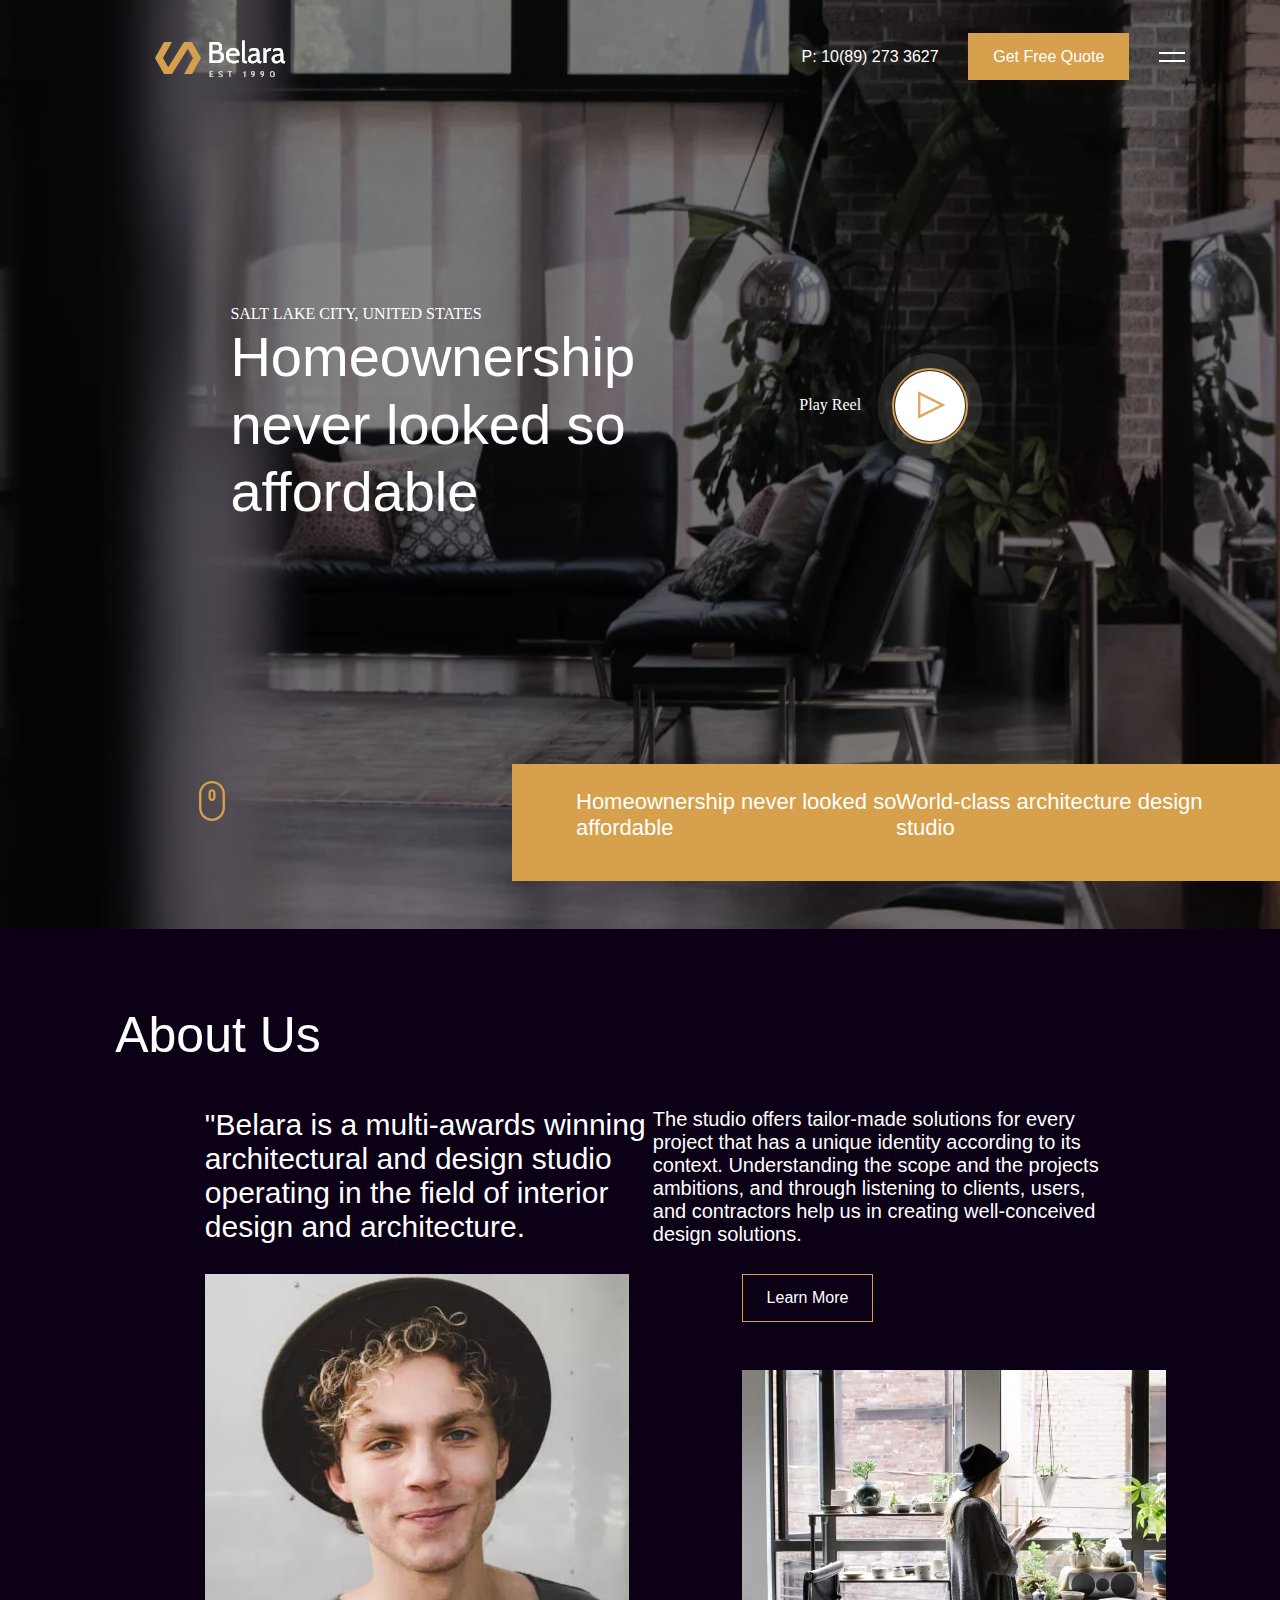
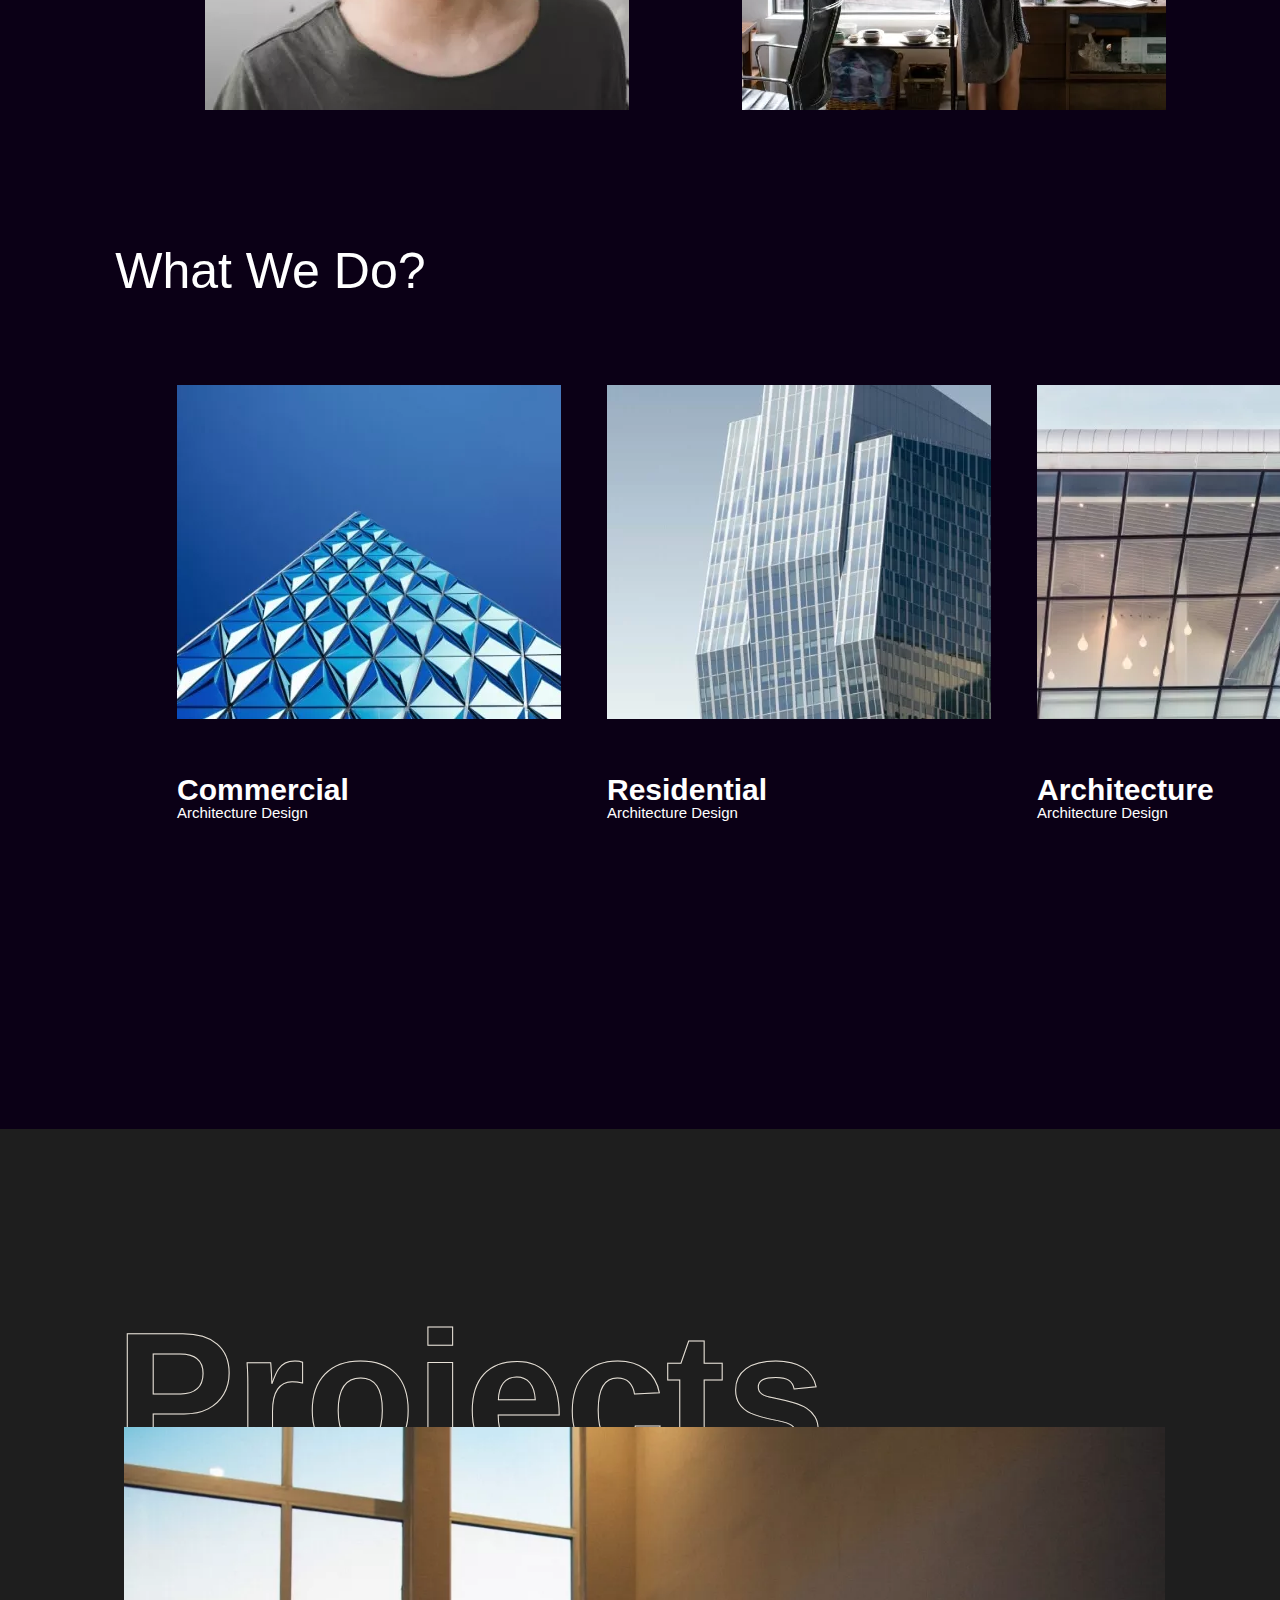
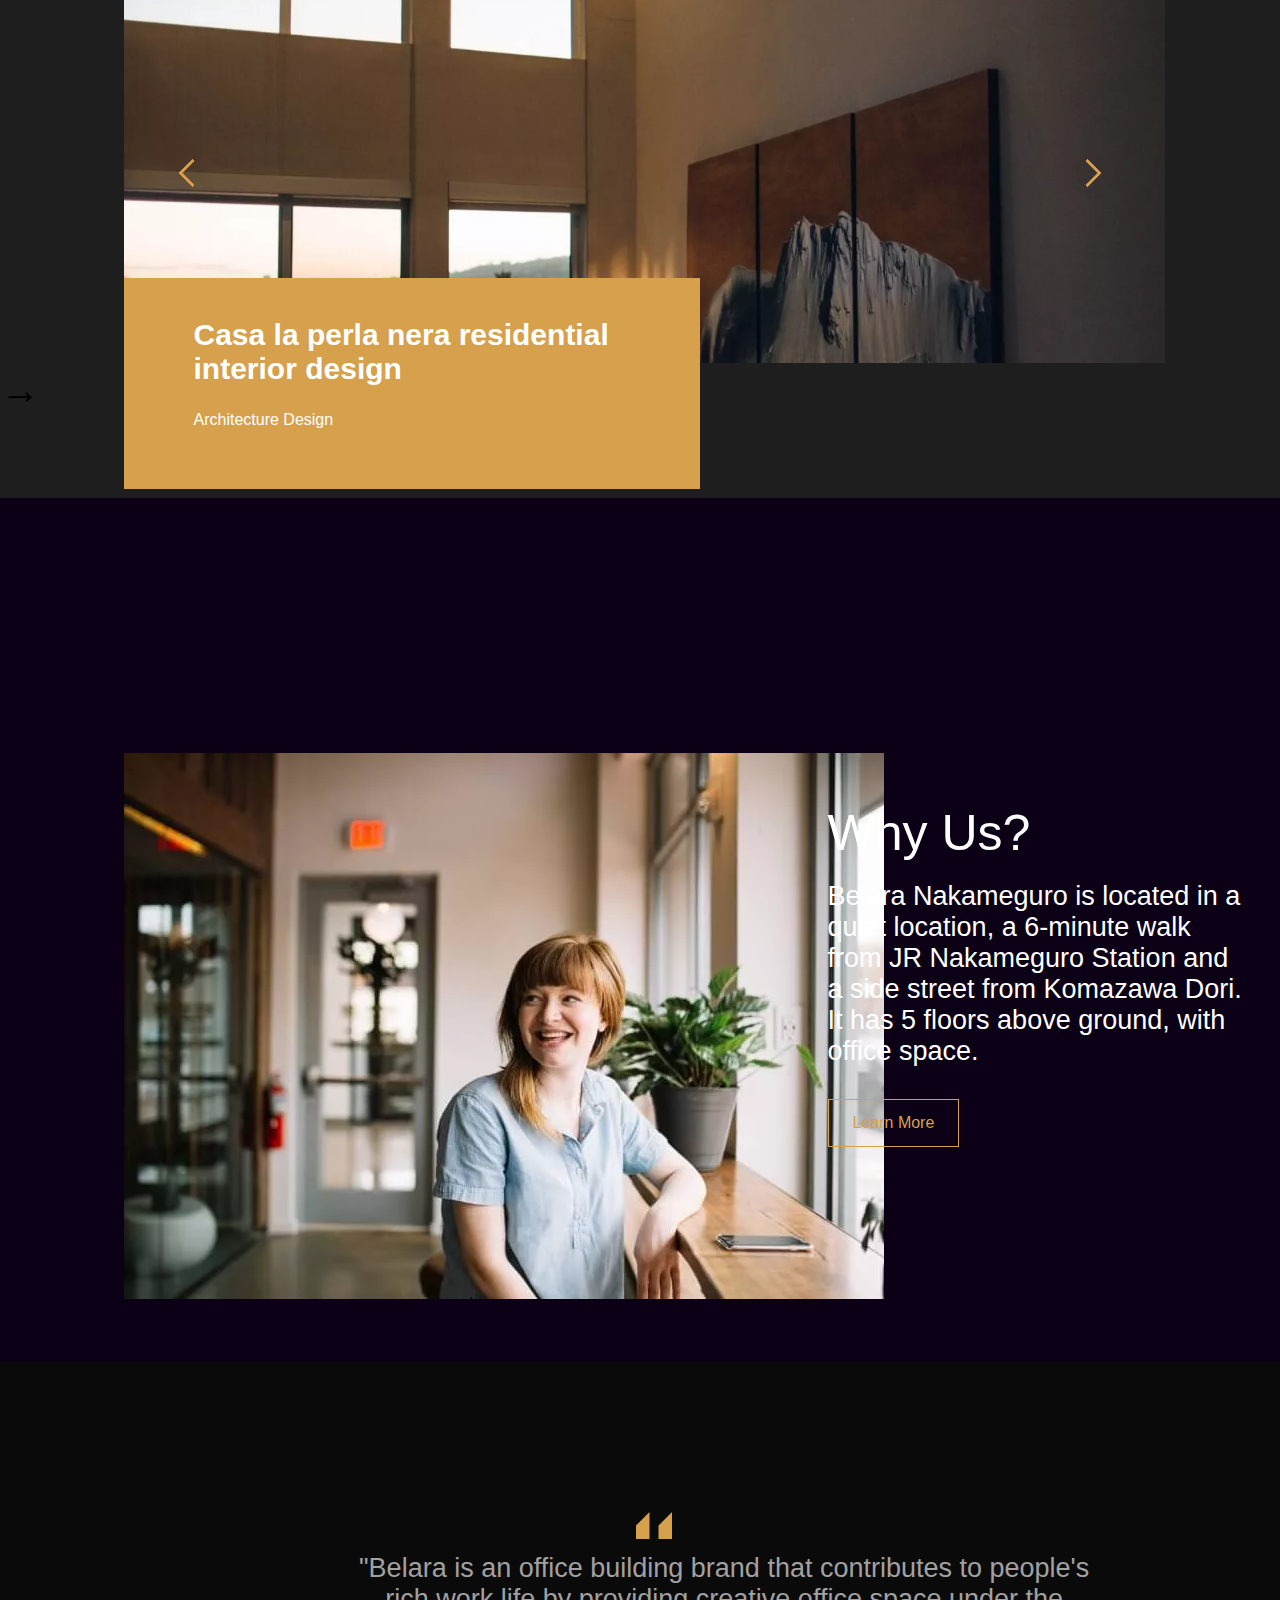
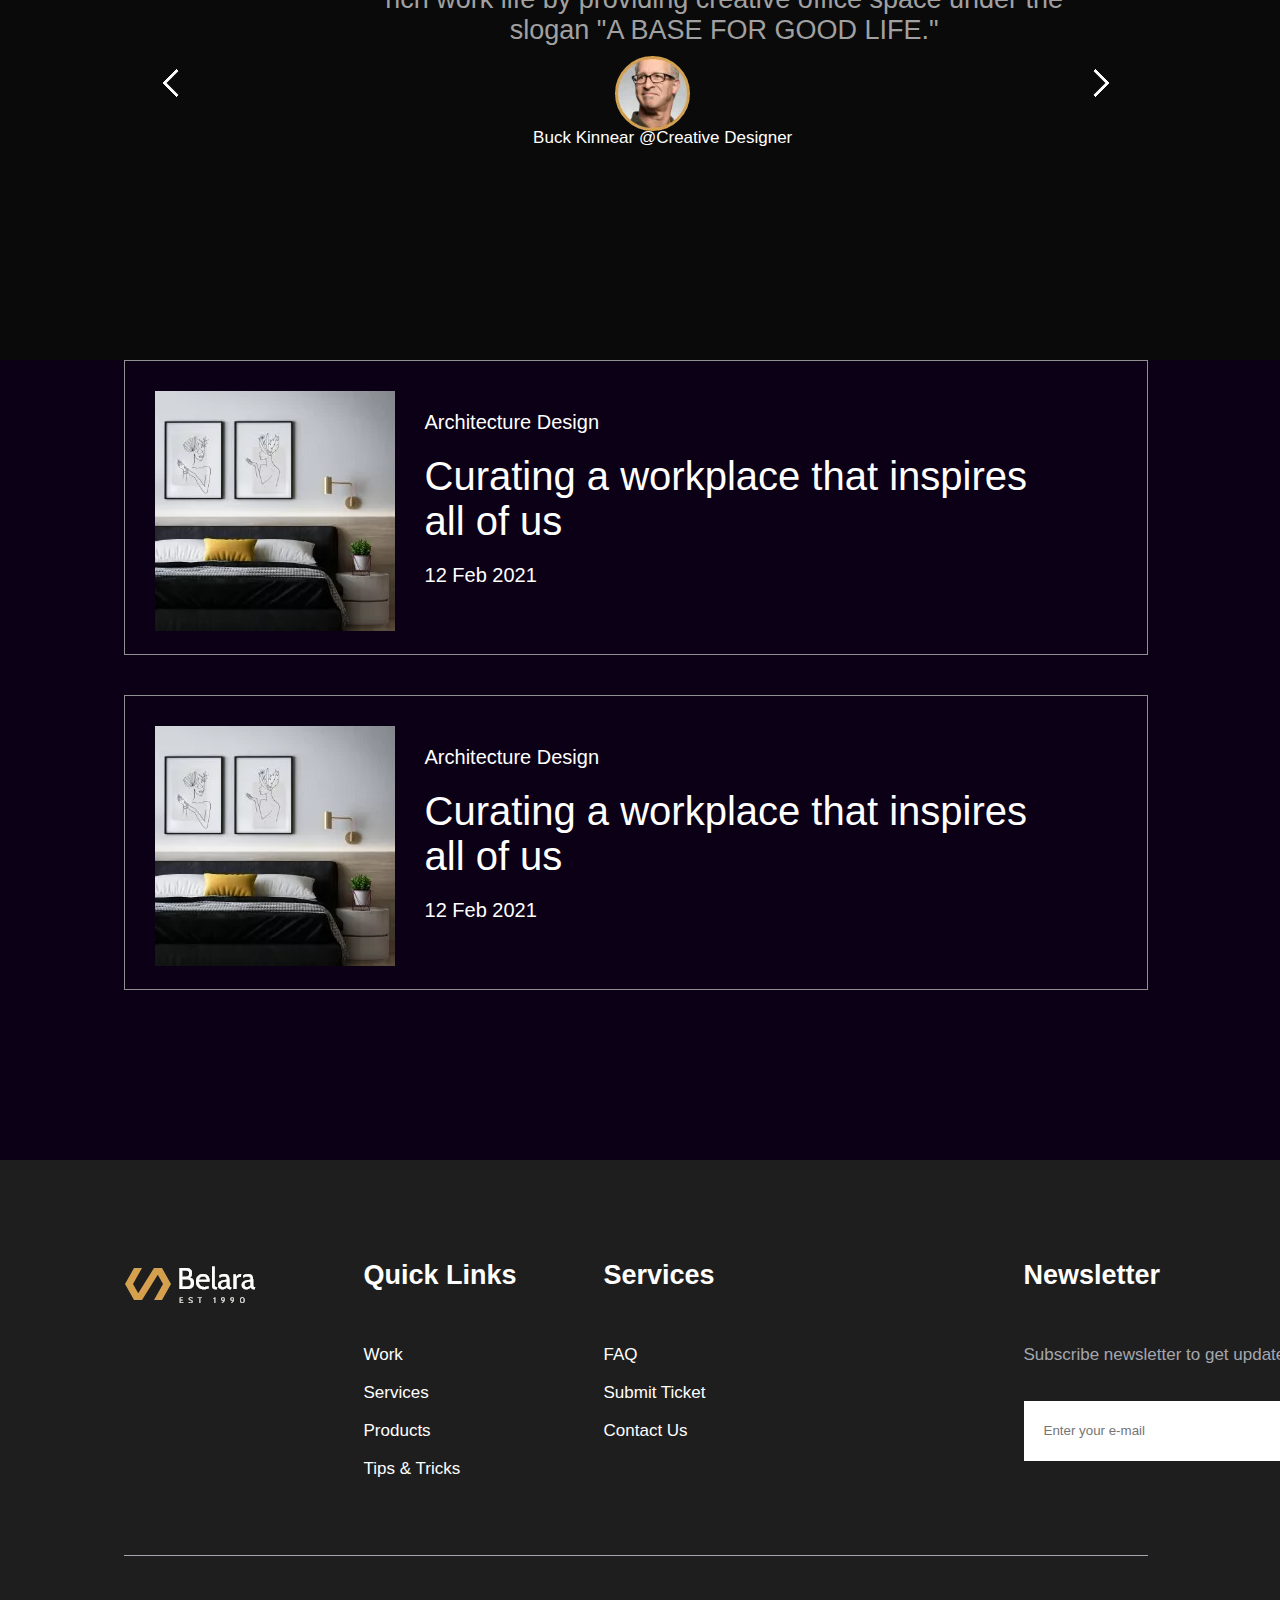
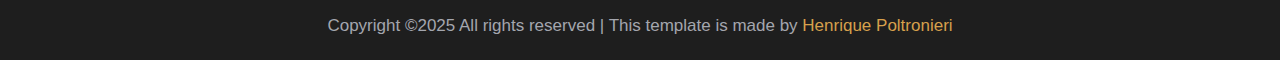
<file: index.html>
<!DOCTYPE html>
<html lang="en">

<head>
    <meta charset="UTF-8">
    <meta name="viewport" content="width=device-width, initial-scale=1.0">
    <title>Architecture | Template</title>
    <link rel="stylesheet" href="style.css">
</head>

<body>
    <section>
        <!-- parte inicial do site -->
        <div id="principal">
            <header>

                <!-- header -->
                <img src="imgs/logo.png" alt="">
                <a href="#" class="telefone">P: 10(89) 273 3627</a>
                <a href="#" class="btn_free">Get Free Quote</a>


                <!-- menu lateral -->

                <input type="checkbox" id="btn-menu" hidden>
                <span id="menu"></span>
                <label for="btn-menu" class="abrir-btn"><span id="menu"></span></label>
                <aside class="aside">
                    <div class="x-fechar">
                        <label for="btn-menu" class="fechar-btn">X</label>
                    </div>
                    <div class="div-h-a-s-p-c">
                        <nav>
                            <ul>
                                <li><a class="home-menu" href="index.html">Home</a></li>

                                <li><a class="about-menu" href="about.html">About</a></li>

                                <li><a class="services-menu" href="services.html">Services</a></li>

                                <li><a class="projects-menu" href="projects.html">Projects</a></li>

                                <li><a class="contact-menu" href="contact.html">Contact</a></li>
                            </ul>
                        </nav>
                    </div>
                </aside>
            </header>
            <section id="txt-chamada">



                <!-- salt lake e btn play -->

                <div>
                    <span>SALT LAKE CITY, UNITED STATES</span>
                    <h1>Homeownership<br>never looked so<br>affordable</h1>
                </div>

                <div id="play">
                    Play Reel
                    <a href="#" class="play-btn">
                        <svg class="svg-play" version="1.1" xmlns="http://www.w3.org/2000/svg"
                            xmlns:xlink="http://www.w3.org/1999/xlink" viewBox="0 0 17 17" width="40" height="40">
                            <g>
                            </g>
                            <path
                                d="M3 2.692v11.618l11.618-5.837-11.618-5.781zM4 4.308l8.382 4.17-8.382 4.211v-8.381z" />
                        </svg>
                    </a>
                </div>
            </section>


            <section>

                <!-- quadrado amarelo e svg mouse -->

                <a href="#main">
                    <svg class="svg-mouse" version="1.1" xmlns="http://www.w3.org/2000/svg"
                        xmlns:xlink="http://www.w3.org/1999/xlink" width="40" height="40" viewBox="0 0 17 17">
                        <g>
                        </g>
                        <path
                            d="M8.5 0c-3.033 0-5.5 2.467-5.5 5.5v6c0 3.033 2.467 5.5 5.5 5.5s5.5-2.467 5.5-5.5v-6c0-3.033-2.467-5.5-5.5-5.5zM13 11.5c0 2.481-2.019 4.5-4.5 4.5s-4.5-2.019-4.5-4.5v-6c0-2.481 2.019-4.5 4.5-4.5s4.5 2.019 4.5 4.5v6zM8.5 3.5c-0.827 0-1.5 0.673-1.5 1.5v2c0 0.827 0.673 1.5 1.5 1.5s1.5-0.673 1.5-1.5v-2c0-0.827-0.673-1.5-1.5-1.5zM9 7c0 0.276-0.224 0.5-0.5 0.5s-0.5-0.224-0.5-0.5v-2c0-0.276 0.224-0.5 0.5-0.5s0.5 0.224 0.5 0.5v2z"
                            fill=" #D6A04C" />
                    </svg>
                </a>
                <nav id="amarelo">
                    <span class="txt-1-amarelo"> Homeownership never looked so<br>affordable</span>
                    <span class="txt-2-amarelo">World-class architecture design <br>studio</span>
                </nav>
            </section>
        </div>
    </section>


    <section id="fundo-escuro">


        <!-- About Us -->

        <div class="about">
            <span class="about-us">About Us</span>
        </div>

        <div class="txt-belara-1">
            <span class="txt-belara-2">
                "Belara is a multi-awards winning <br>
                architectural and design studio <br>
                operating in the field of interior <br>
                design and architecture.
            </span>
        </div>

        <div class="txt-belara-3">
            <span class="txt-belara-4">
                The studio offers tailor-made solutions for every <br>
                project that has a unique identity according to its <br>
                context. Understanding the scope and the projects <br>
                ambitions, and through listening to clients, users, <br>
                and contractors help us in creating well-conceived <br>
                design solutions. <br>
            </span>
        </div>

        <img class="img-about-1" src="imgs/about1.jpg" alt="">

        <a class="learn-more" href="">Learn More</a>

        <img class="img-about-2" src="imgs/about2.jpg" alt="">






        <!-- What We Do? -->

        <div class="what">
            <span class="what-do">What We Do?</span>
        </div>

        <div>
            <div class="img-what-1">
                <div id="separar">
                    <img class="descer" src="imgs/blog1.jpg" alt="">
                    <div>
                        <svg class="seta" version="1.1" xmlns="http://www.w3.org/2000/svg"
                            xmlns:xlink="http://www.w3.org/1999/xlink" width="17" height="17" viewBox="0 0 17 17">
                            <g>
                            </g>
                            <path
                                d="M15.707 8.472l-7.354 7.354-0.707-0.707 6.146-6.146h-12.792v-1h12.793l-6.147-6.148 0.707-0.707 7.354 7.354z"
                                fill="black" />
                        </svg>
                    </div>
                    <h2 class="txt-grande">Commercial</h2>
                </div>
                <span class="txt-pequeno">Architecture Design</span>
            </div>


            <div class="img-what-2">
                <div id="separar-2">
                    <img src="imgs/blog2.jpg" alt="">
                    <div>
                        <svg class="seta-2" version="1.1" xmlns="http://www.w3.org/2000/svg"
                            xmlns:xlink="http://www.w3.org/1999/xlink" width="17" height="17" viewBox="0 0 17 17">
                            <g>
                            </g>
                            <path
                                d="M15.707 8.472l-7.354 7.354-0.707-0.707 6.146-6.146h-12.792v-1h12.793l-6.147-6.148 0.707-0.707 7.354 7.354z"
                                fill="black" />
                        </svg>
                    </div>
                    <h2 class="txt-grande-2">Residential</h2>
                </div>
                <span class="txt-pequeno-2">Architecture Design</span>
            </div>


            <div class="img-what-3">
                <div id="separar-3">
                    <img src="imgs/blog3.jpg" alt="">
                    <div>
                        <svg class="seta-3" version="1.1" xmlns="http://www.w3.org/2000/svg"
                            xmlns:xlink="http://www.w3.org/1999/xlink" width="17" height="17" viewBox="0 0 17 17">
                            <g>
                            </g>
                            <path
                                d="M15.707 8.472l-7.354 7.354-0.707-0.707 6.146-6.146h-12.792v-1h12.793l-6.147-6.148 0.707-0.707 7.354 7.354z"
                                fill="black" />
                        </svg>
                    </div>
                    <h2 class="txt-grande-3">Architecture</h2>
                </div>
                <span class="txt-pequeno-3">Architecture Design</span>
            </div>
        </div>

    </section>





    <!-- Projects -->

    <div id="projects">
        <div id="txt-projects">Projects</div>
        <img src="imgs/projects1.jpg">
        <div id="seta1"></div>
        <div id="seta2"></div>
        <div id="div-amarela">
            <h3>Casa la perla nera residential <br>
                interior design
            </h3>
            <p>Architecture Design</p>
        </div>
        <p style="font-size: 40px;">&rarr;</p>
    </div>





    <!-- Why Us -->

    <div id="why-us">
        <div class="why-us">
            <img src="imgs/about3.jpg" alt="">

            <div id="txt-why-us">Why Us?</div>

            <div class="txt-why-1">
                <span class="txt-why-2">
                    Belara Nakameguro is located in a <br>
                    quiet location, a 6-minute walk <br>
                    from JR Nakameguro Station and <br>
                    a side street from Komazawa Dori. <br>
                    It has 5 floors above ground, with <br>
                    office space.
                </span>
            </div>

            <a class="learn-more-why" href="#">Learn More</a>

        </div>

    </div>






    <!-- A Base For Good Life -->

    <div id="good-life">
        <div class="good-life">
            <div class="svg-testi">
                <img src="imgs/testi.svg" alt="">
            </div>

            <div class="txt-good-1">
                <span class="txt-good-2">
                    "Belara is an office building brand that contributes to people's <br>
                    rich work life by providing creative office space under the <br>
                    slogan "A BASE FOR GOOD LIFE."
                </span>
            </div>

            <div id="seta--1"></div>
            <div id="seta--2"></div>

            <div class="svg-founder">
                <img src="imgs/founder-img.png" alt="">
            </div>

            <div class="txt-good-3">
                <p class="txt-good-4">Buck Kinnear @Creative Designer</p>
            </div>

        </div>
    </div>





    <!-- Curating a Workplace -->

    <div id="work-place">
        <div class="work-place-1">
            <div class="img-work-place">
                <img src="imgs/single-rooms1.jpg" alt="">
            </div>

            <div>
                <div class="txt-work-1">
                    <p class="txt-work-2">Architecture Design</p>
                </div>

                <div class="txt-work-3">
                    <span class="txt-work-4">
                        Curating a workplace that inspires <br>
                        all of us
                    </span>
                </div>

                <div class="txt-work-5">
                    <p class="txt-work-6">12 Feb 2021</p>
                </div>

                <div class="svg-seta">
                    <img class="seta-svg" src="imgs/arrow-right.svg" alt="">
                </div>

            </div>
        </div>


        <div class="work-place-2">
            <div class="img-work-place">
                <img src="imgs/single-rooms1.jpg" alt="">
            </div>

            <div>
                <div class="txt-work-1">
                    <p class="txt-work-2">Architecture Design</p>
                </div>

                <div class="txt-work-3">
                    <span class="txt-work-4">
                        Curating a workplace that inspires <br>
                        all of us
                    </span>
                </div>

                <div class="txt-work-5">
                    <p class="txt-work-6">12 Feb 2021</p>
                </div>

                <div class="svg-seta">
                    <img class="seta-svg" src="imgs/arrow-right.svg" alt="">
                </div>
            </div>
        </div>
    </div>




    <!-- rodapé -->

    <div id="rodape">
        <div class="rodape">
            <div class="img-belara">
                <a href="index.html">
                    <img src="imgs/logo.png" alt="">
                </a>
            </div>

            <div class="links">
                <h1>Quick Links</h1> <br><br><br>
                <a href="index.html">Work</a> <br><br>
                <a href="index.html">Services</a> <br><br>
                <a href="index.html">Products</a> <br><br>
                <a href="index.html">Tips & Tricks</a> <br><br>
            </div>

            <div class="services">
                <h1>Services</h1> <br><br><br>
                <a href="index.html">FAQ</a> <br><br>
                <a href="index.html">Submit Ticket</a> <br><br>
                <a href="index.html">Contact Us</a> <br><br>
            </div>

            <div class="newsletter">
                <h1>Newsletter</h1> <br><br><br>
                <p>Subscribe newsletter to get updates.</p> <br><br>

                <div>

                </div>


                <div id="email">
                    <form action="email">
                        <input class="email" type="email" name="email" placeholder="Enter your e-mail">
                        <div class="div-send">
                            <button class="btn-send">
                                <img class="img-send" src="imgs/Icon-send.svg" alt="">
                            </button>
                        </div>
                    </form>
                </div>
            </div>
        </div>


        <div id="linha-rodape"></div>

        <div class="copy">
            <p>Copyright ©2025 All rights reserved | This template is made by <span>Henrique Poltronieri</span></p>
        </div>

    </div>

</body>

</html>
</file>
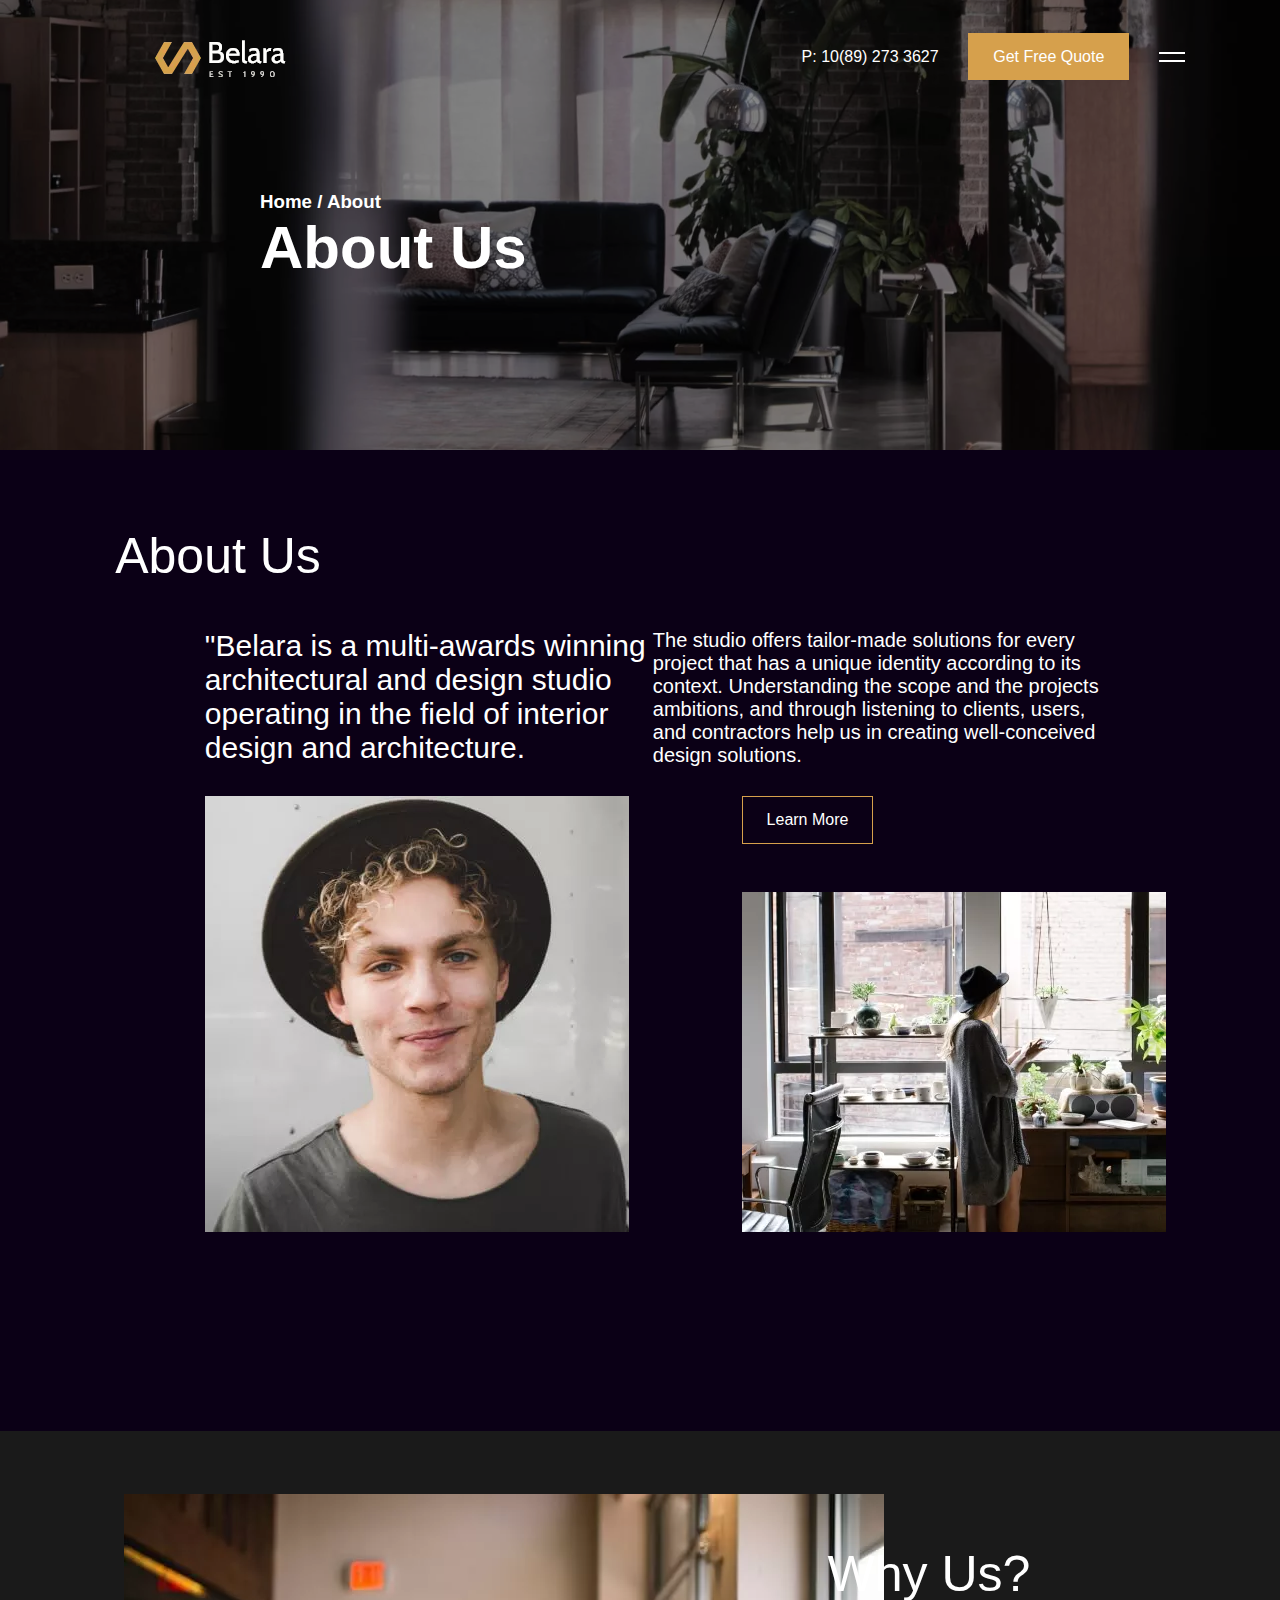
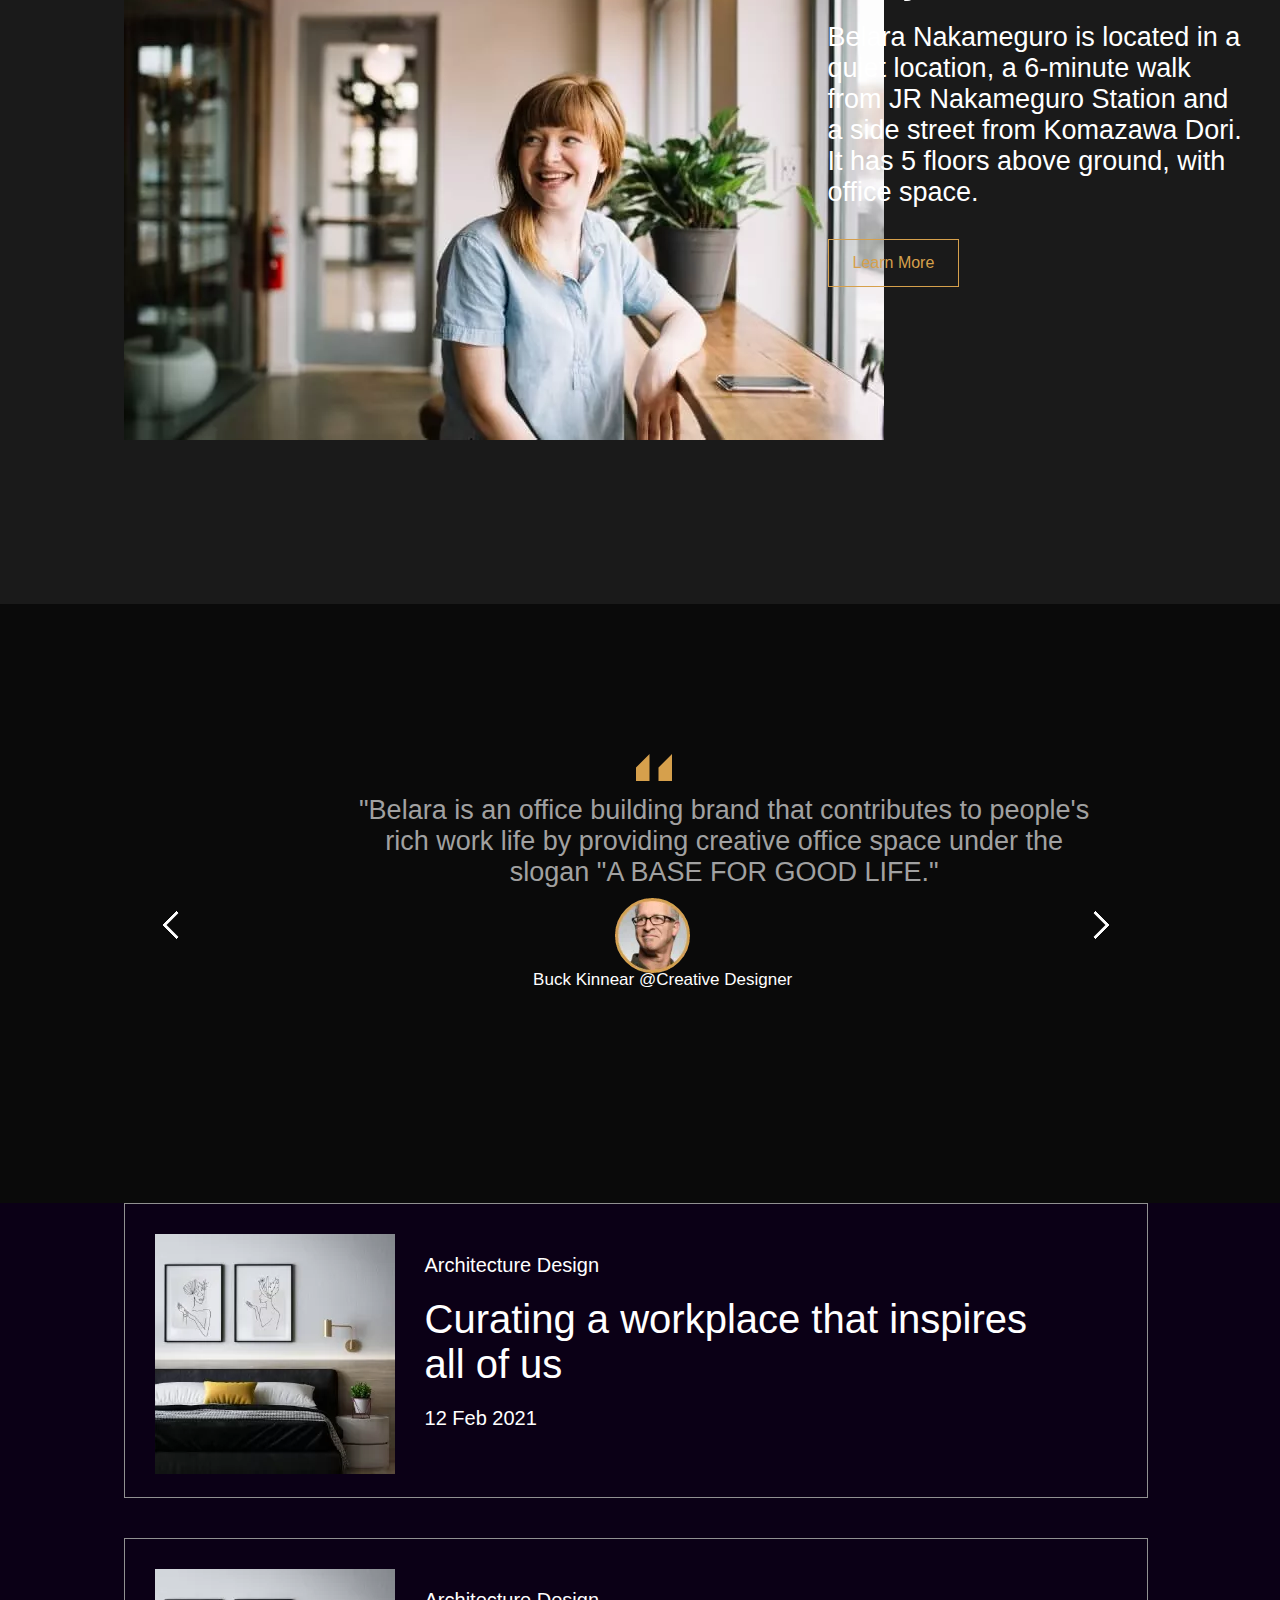
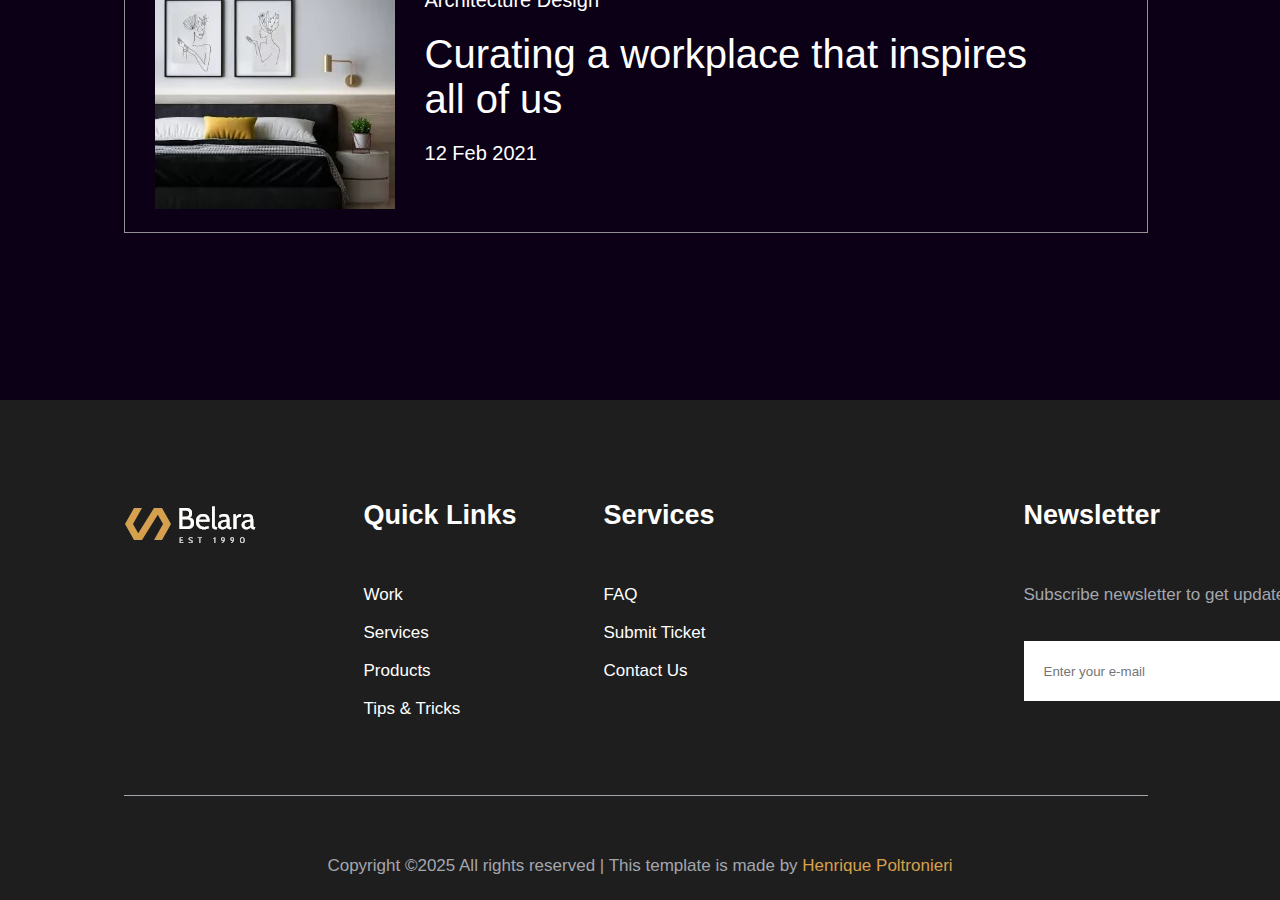
<file: about.html>
<!DOCTYPE html>
<html lang="en">

<head>
    <meta charset="UTF-8">
    <meta name="viewport" content="width=device-width, initial-scale=1.0">
    <title>Architecture | Template</title>
    <link rel="stylesheet" href="style-about.css">
</head>

<body>
    <!-- parte inicial do site -->
    <section>
        
        <div id="principal">
            <header>

                <!-- header -->
                <img src="imgs/logo.png" alt="">
                <a href="#" class="telefone">P: 10(89) 273 3627</a>
                <a href="#" class="btn_free">Get Free Quote</a>


                <!-- menu lateral -->

                <input type="checkbox" id="btn-menu" hidden>
                <span id="menu"></span>
                <label for="btn-menu" class="abrir-btn"><span id="menu"></span></label>
                <aside class="aside">
                    <div class="x-fechar">
                        <label for="btn-menu" class="fechar-btn">X</label>
                    </div>
                    <div class="div-h-a-s-p-c">
                        <nav>
                            <ul>
                                <li><a class="home-menu" href="index.html">Home</a></li>

                                <li><a class="about-menu" href="about.html">About</a></li>

                                <li><a class="services-menu" href="services.html">Services</a></li>

                                <li><a class="projects-menu" href="projects.html">Projects</a></li>

                                <li><a class="contact-menu" href="contact.html">Contact</a></li>
                            </ul>
                        </nav>
                    </div>
                </aside>
            </header>


            <!-- Home / About -->
            <div id="home-about">
                <h3><a href="index.html">Home</a> / <a href="about.html">About</a></h3>
                <h1>About Us</h1>
            </div>
        </div>
    </section>





    <!-- About Us -->

    <section id="fundo-escuro">

        <div class="about">
            <span class="about-us">About Us</span>
        </div>

        <div class="txt-belara-1">
            <span class="txt-belara-2">
                "Belara is a multi-awards winning <br>
                architectural and design studio <br>
                operating in the field of interior <br>
                design and architecture.
            </span>
        </div>

        <div class="txt-belara-3">
            <span class="txt-belara-4">
                The studio offers tailor-made solutions for every <br>
                project that has a unique identity according to its <br>
                context. Understanding the scope and the projects <br>
                ambitions, and through listening to clients, users, <br>
                and contractors help us in creating well-conceived <br>
                design solutions. <br>
            </span>
        </div>

        <img class="img-about-1" src="imgs/about1.jpg" alt="">

        <a class="learn-more" href="">Learn More</a>

        <img class="img-about-2" src="imgs/about2.jpg" alt="">

    </section>





    
    <!-- Why Us? -->

    <div id="why-us">
        <div class="why-us">
            <img src="imgs/about3.jpg" alt="">

            <div id="txt-why-us">Why Us?</div>

            <div class="txt-why-1">
                <span class="txt-why-2">
                    Belara Nakameguro is located in a <br>
                    quiet location, a 6-minute walk <br>
                    from JR Nakameguro Station and <br>
                    a side street from Komazawa Dori. <br>
                    It has 5 floors above ground, with <br>
                    office space.
                </span>
            </div>

            <a class="learn-more-why" href="#">Learn More</a>

        </div>

    </div>






    <!-- A Base For Good Life -->

    <div id="good-life">
        <div class="good-life">
            <div class="svg-testi">
                <img src="imgs/testi.svg" alt="">
            </div>

            <div class="txt-good-1">
                <span class="txt-good-2">
                    "Belara is an office building brand that contributes to people's <br>
                    rich work life by providing creative office space under the <br>
                    slogan "A BASE FOR GOOD LIFE."
                </span>
            </div>

            <div id="seta--1"></div>
            <div id="seta--2"></div>

            <div class="svg-founder">
                <img src="imgs/founder-img.png" alt="">
            </div>

            <div class="txt-good-3">
                <p class="txt-good-4">Buck Kinnear @Creative Designer</p>
            </div>

        </div>
    </div>


    




    <!-- Curating a Workplace -->

    <div id="work-place">
        <div class="work-place-1">
            <div class="img-work-place">
                <img src="imgs/single-rooms1.jpg" alt="">
            </div>

            <div>
                <div class="txt-work-1">
                    <p class="txt-work-2">Architecture Design</p>
                </div>

                <div class="txt-work-3">
                    <span class="txt-work-4">
                        Curating a workplace that inspires <br>
                        all of us
                    </span>
                </div>

                <div class="txt-work-5">
                    <p class="txt-work-6">12 Feb 2021</p>
                </div>

                <div class="svg-seta">
                    <img class="seta-svg" src="imgs/arrow-right.svg" alt="">
                </div>

            </div>
        </div>


        <div class="work-place-2">
            <div class="img-work-place">
                <img src="imgs/single-rooms1.jpg" alt="">
            </div>

            <div>
                <div class="txt-work-1">
                    <p class="txt-work-2">Architecture Design</p>
                </div>

                <div class="txt-work-3">
                    <span class="txt-work-4">
                        Curating a workplace that inspires <br>
                        all of us
                    </span>
                </div>

                <div class="txt-work-5">
                    <p class="txt-work-6">12 Feb 2021</p>
                </div>

                <div class="svg-seta">
                    <img class="seta-svg" src="imgs/arrow-right.svg" alt="">
                </div>
            </div>
        </div>
    </div>




    <!-- rodapé -->

    <div id="rodape">
        <div class="rodape">
            <div class="img-belara">
                <a href="index.html">
                    <img src="imgs/logo.png" alt="">
                </a>
            </div>

            <div class="links">
                <h1>Quick Links</h1> <br><br><br>
                <a href="index.html">Work</a> <br><br>
                <a href="index.html">Services</a> <br><br>
                <a href="index.html">Products</a> <br><br>
                <a href="index.html">Tips & Tricks</a> <br><br>
            </div>

            <div class="services">
                <h1>Services</h1> <br><br><br>
                <a href="index.html">FAQ</a> <br><br>
                <a href="index.html">Submit Ticket</a> <br><br>
                <a href="index.html">Contact Us</a> <br><br>
            </div>

            <div class="newsletter">
                <h1>Newsletter</h1> <br><br><br>
                <p>Subscribe newsletter to get updates.</p> <br><br>

                <div>

                </div>


                <div id="email">
                    <form action="email">
                        <input class="email" type="email" name="email" placeholder="Enter your e-mail">
                        <div class="div-send">
                            <button class="btn-send">
                                <img class="img-send" src="imgs/Icon-send.svg" alt="">
                            </button>
                        </div>
                    </form>
                </div>
            </div>
        </div>


        <div id="linha-rodape"></div>

        <div class="copy">
            <p>Copyright ©2025 All rights reserved | This template is made by <span>Henrique Poltronieri</span></p>
        </div>

    </div>



</body>

</html>
</file>
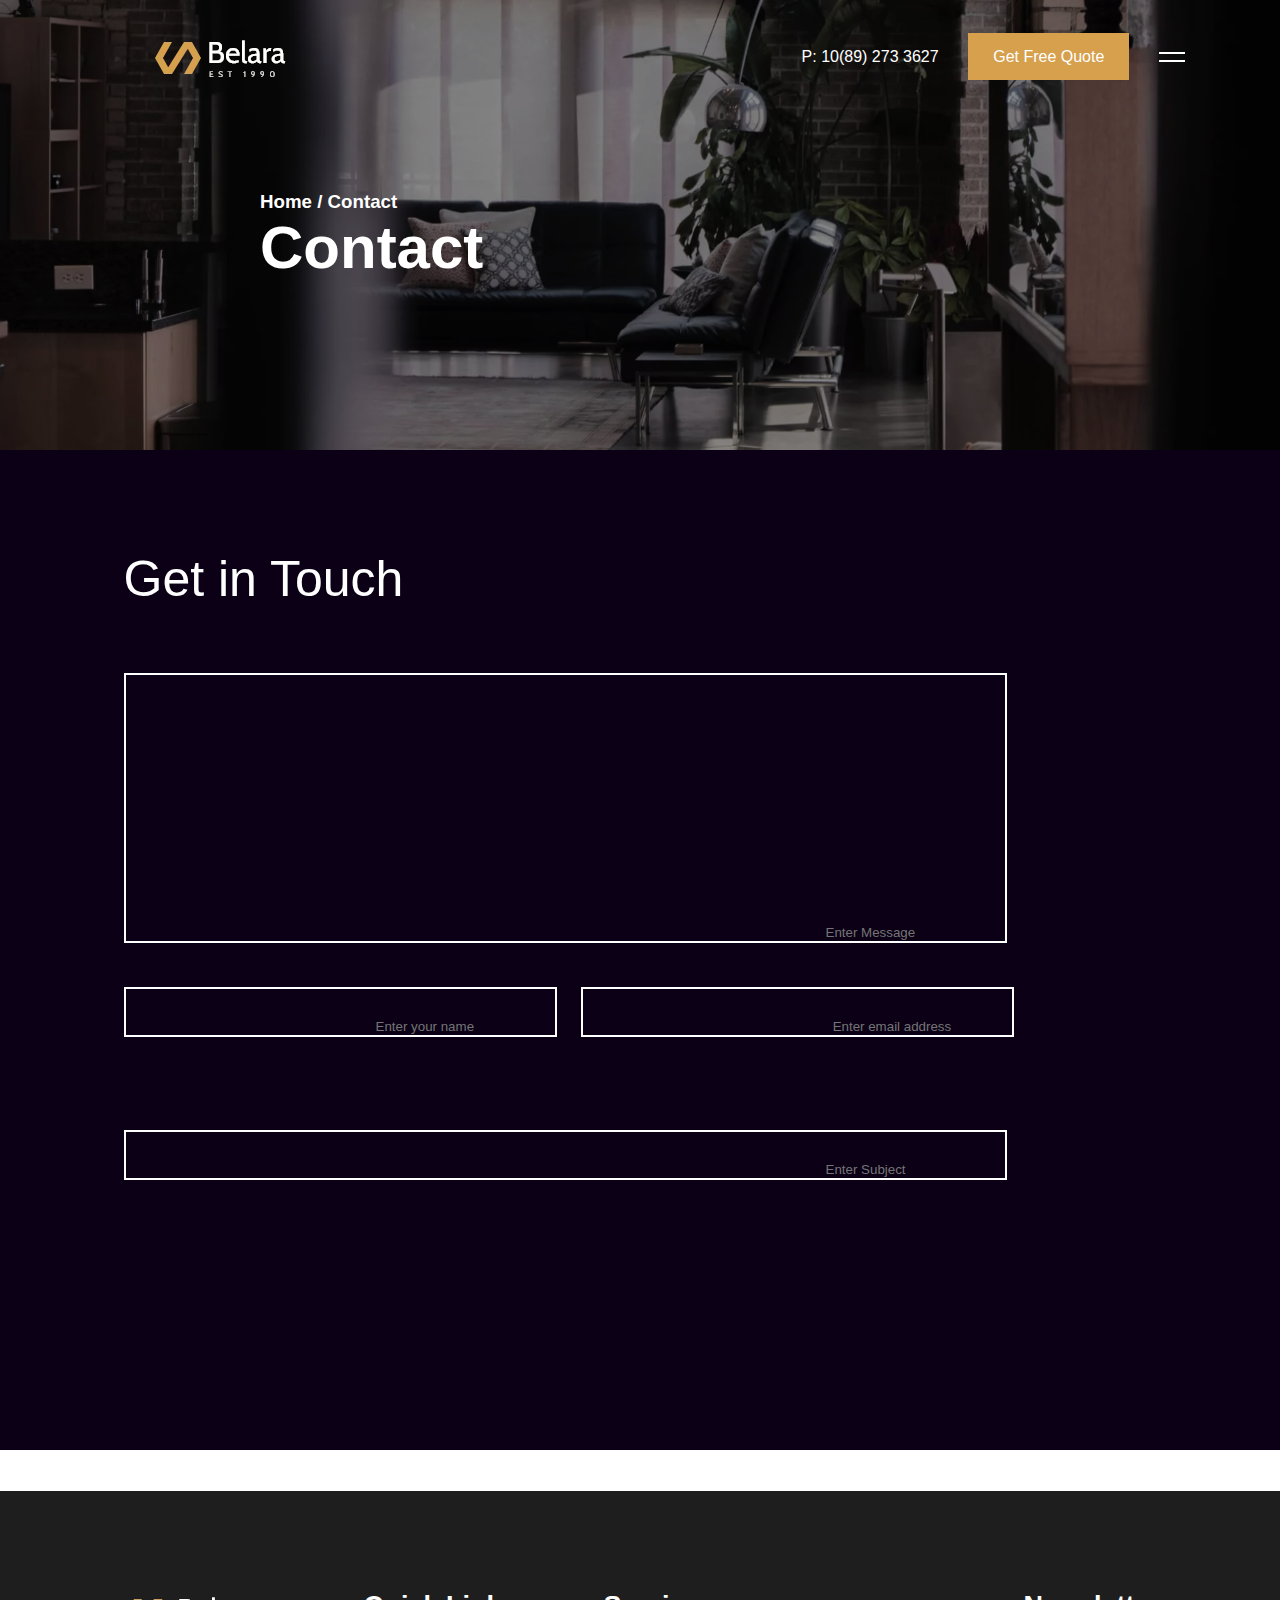
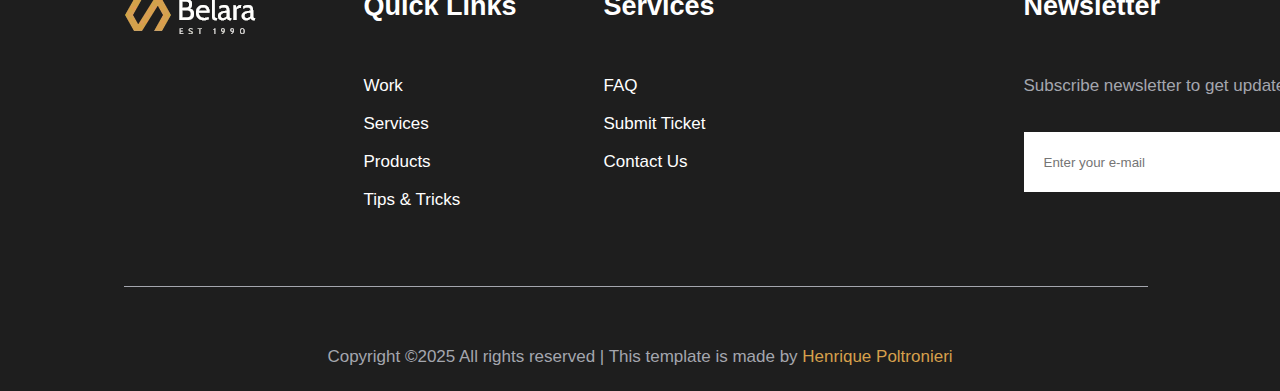
<file: contact.html>
<!DOCTYPE html>
<html lang="en">

<head>
    <meta charset="UTF-8">
    <meta name="viewport" content="width=device-width, initial-scale=1.0">
    <title>Architecture | Template</title>
    <link rel="stylesheet" href="style-contact.css">
</head>

<body>
    <!-- parte inicial do site -->
    <section>

        <div id="principal">
            <header>

                <!-- header -->
                <img src="imgs/logo.png" alt="">
                <a href="#" class="telefone">P: 10(89) 273 3627</a>
                <a href="#" class="btn_free">Get Free Quote</a>


                <!-- menu lateral -->

                <input type="checkbox" id="btn-menu" hidden>
                <span id="menu"></span>
                <label for="btn-menu" class="abrir-btn"><span id="menu"></span></label>
                <aside class="aside">
                    <div class="x-fechar">
                        <label for="btn-menu" class="fechar-btn">X</label>
                    </div>
                    <div class="div-h-a-s-p-c">
                        <nav>
                            <ul>
                                <li><a class="home-menu" href="index.html">Home</a></li>

                                <li><a class="about-menu" href="about.html">About</a></li>

                                <li><a class="services-menu" href="services.html">Services</a></li>

                                <li><a class="projects-menu" href="projects.html">Projects</a></li>

                                <li><a class="contact-menu" href="contact.html">Contact</a></li>
                            </ul>
                        </nav>
                    </div>
                </aside>
            </header>


            <!-- Home / About -->
            <div id="home-contact">
                <h3><a href="index.html">Home</a> / <a href="contact.html">Contact</a></h3>
                <h1>Contact</h1>
            </div>
        </div>
    </section>




    <div id="escuro">
        <div class="messages">
            <div class="get">
                <span>Get in Touch</span>
                <form action="">
                    <input type="text" name="" placeholder="Enter Message" id="enter-message">
                    <input type="text" placeholder="Enter your name" id="enter-name">
                    <input type="email" placeholder="Enter email address" id="enter-email">
                    <input type="text" placeholder="Enter Subject" id="enter-subject">
                </form>
                
            </div>
        </div>



    </div>





    <!-- rodapé -->

    <div id="rodape">
        <div class="rodape">
            <div class="img-belara">
                <a href="index.html">
                    <img src="imgs/logo.png" alt="">
                </a>
            </div>

            <div class="links">
                <h1>Quick Links</h1> <br><br><br>
                <a href="index.html">Work</a> <br><br>
                <a href="index.html">Services</a> <br><br>
                <a href="index.html">Products</a> <br><br>
                <a href="index.html">Tips & Tricks</a> <br><br>
            </div>

            <div class="services">
                <h1>Services</h1> <br><br><br>
                <a href="index.html">FAQ</a> <br><br>
                <a href="index.html">Submit Ticket</a> <br><br>
                <a href="index.html">Contact Us</a> <br><br>
            </div>

            <div class="newsletter">
                <h1>Newsletter</h1> <br><br><br>
                <p>Subscribe newsletter to get updates.</p> <br><br>

                <div>

                </div>


                <div id="email">
                    <form action="email">
                        <input class="email" type="email" name="email" placeholder="Enter your e-mail">
                        <div class="div-send">
                            <button class="btn-send">
                                <img class="img-send" src="imgs/Icon-send.svg" alt="">
                            </button>
                        </div>
                    </form>
                </div>
            </div>
        </div>


        <div id="linha-rodape"></div>

        <div class="copy">
            <p>Copyright ©2025 All rights reserved | This template is made by <span>Henrique Poltronieri</span></p>
        </div>

    </div>

</body>

</html>
</file>
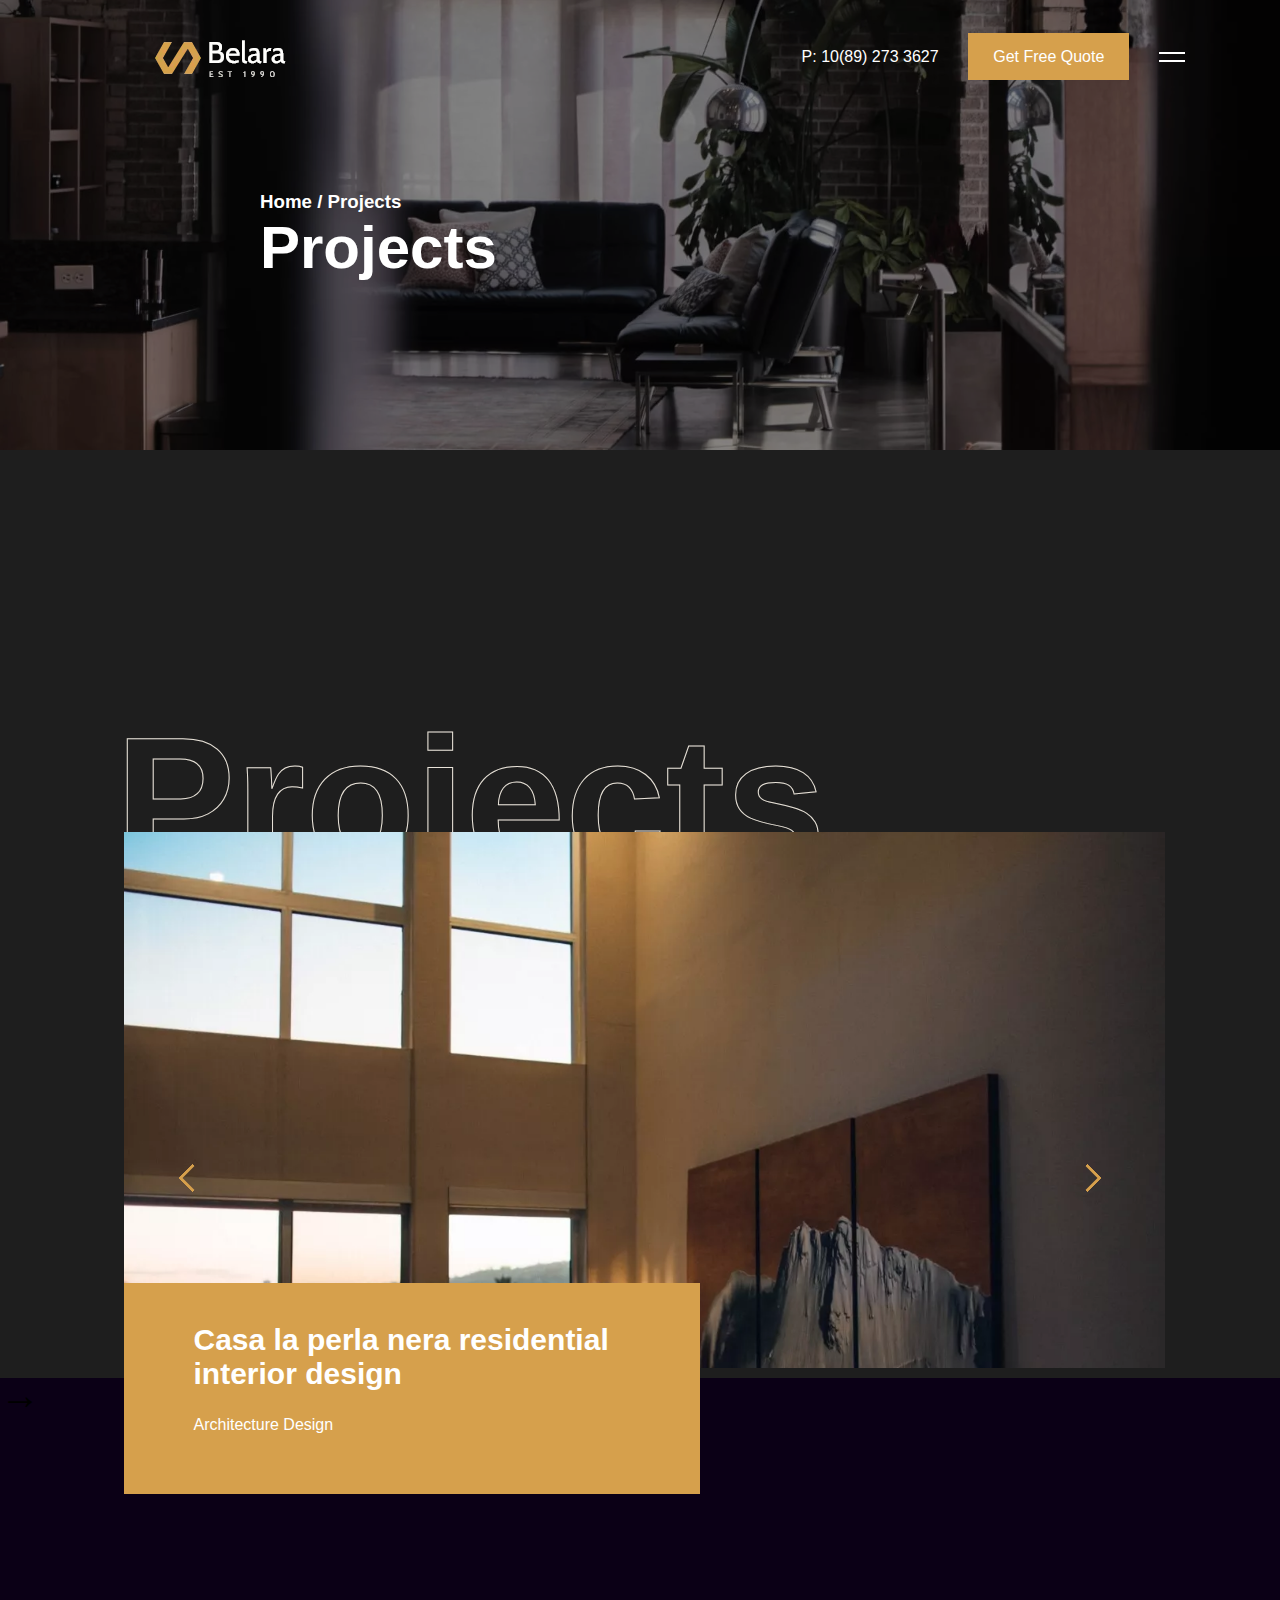
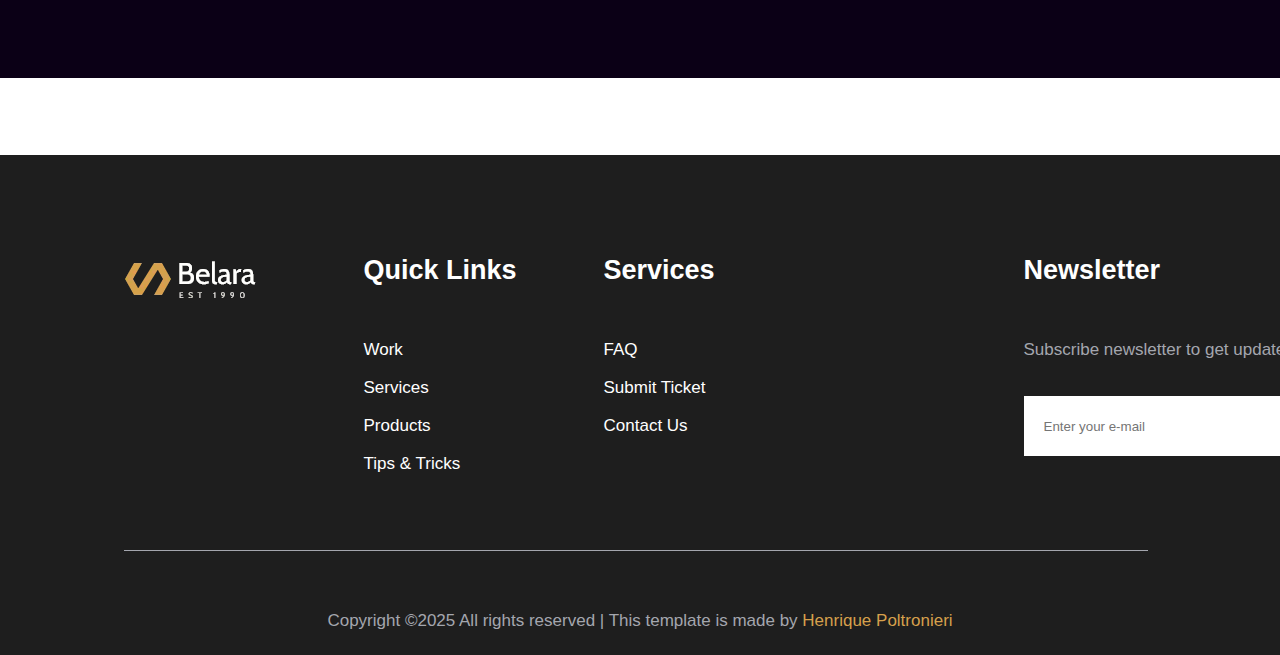
<file: projects.html>
<!DOCTYPE html>
<html lang="en">

<head>
    <meta charset="UTF-8">
    <meta name="viewport" content="width=device-width, initial-scale=1.0">
    <title>Architecture | Template</title>
    <link rel="stylesheet" href="style-projects.css">
</head>

<body>

    <!-- parte inicial do site -->
    <section>

        <div id="principal">
            <header>

                <!-- header -->
                <img src="imgs/logo.png" alt="">
                <a href="#" class="telefone">P: 10(89) 273 3627</a>
                <a href="#" class="btn_free">Get Free Quote</a>


                <!-- menu lateral -->

                <input type="checkbox" id="btn-menu" hidden>
                <span id="menu"></span>
                <label for="btn-menu" class="abrir-btn"><span id="menu"></span></label>
                <aside class="aside">
                    <div class="x-fechar">
                        <label for="btn-menu" class="fechar-btn">X</label>
                    </div>
                    <div class="div-h-a-s-p-c">
                        <nav>
                            <ul>
                                <li><a class="home-menu" href="index.html">Home</a></li>

                                <li><a class="about-menu" href="about.html">About</a></li>

                                <li><a class="services-menu" href="services.html">Services</a></li>

                                <li><a class="projects-menu" href="projects.html">Projects</a></li>

                                <li><a class="contact-menu" href="contact.html">Contact</a></li>
                            </ul>
                        </nav>
                    </div>
                </aside>
            </header>


            <!-- Home / About -->
            <div id="home-projects">
                <h3><a href="index.html">Home</a> / <a href="projects.html">Projects</a></h3>
                <h1>Projects</h1>
            </div>
        </div>
    </section>





    <!-- Projects -->

    <div id="projects">
        <div id="txt-projects">Projects</div>
        <img src="imgs/projects1.jpg">
        <div id="seta1"></div>
        <div id="seta2"></div>
        <div id="div-amarela">
            <h3>Casa la perla nera residential <br>
                interior design
            </h3>
            <p>Architecture Design</p>
        </div>
        <p style="font-size: 40px;">&rarr;</p>
        <div id="blue"></div>
    </div>
    





    <!-- rodapé -->

    <div id="rodape">
        <div class="rodape">
            <div class="img-belara">
                <a href="index.html">
                    <img src="imgs/logo.png" alt="">
                </a>
            </div>

            <div class="links">
                <h1>Quick Links</h1> <br><br><br>
                <a href="index.html">Work</a> <br><br>
                <a href="index.html">Services</a> <br><br>
                <a href="index.html">Products</a> <br><br>
                <a href="index.html">Tips & Tricks</a> <br><br>
            </div>

            <div class="services">
                <h1>Services</h1> <br><br><br>
                <a href="index.html">FAQ</a> <br><br>
                <a href="index.html">Submit Ticket</a> <br><br>
                <a href="index.html">Contact Us</a> <br><br>
            </div>

            <div class="newsletter">
                <h1>Newsletter</h1> <br><br><br>
                <p>Subscribe newsletter to get updates.</p> <br><br>

                <div>

                </div>


                <div id="email">
                    <form action="email">
                        <input class="email" type="email" name="email" placeholder="Enter your e-mail">
                        <div class="div-send">
                            <button class="btn-send">
                                <img class="img-send" src="imgs/Icon-send.svg" alt="">
                            </button>
                        </div>
                    </form>
                </div>
            </div>
        </div>


        <div id="linha-rodape"></div>

        <div class="copy">
            <p>Copyright ©2025 All rights reserved | This template is made by <span>Henrique Poltronieri</span></p>
        </div>

    </div>

</body>

</html>
</file>
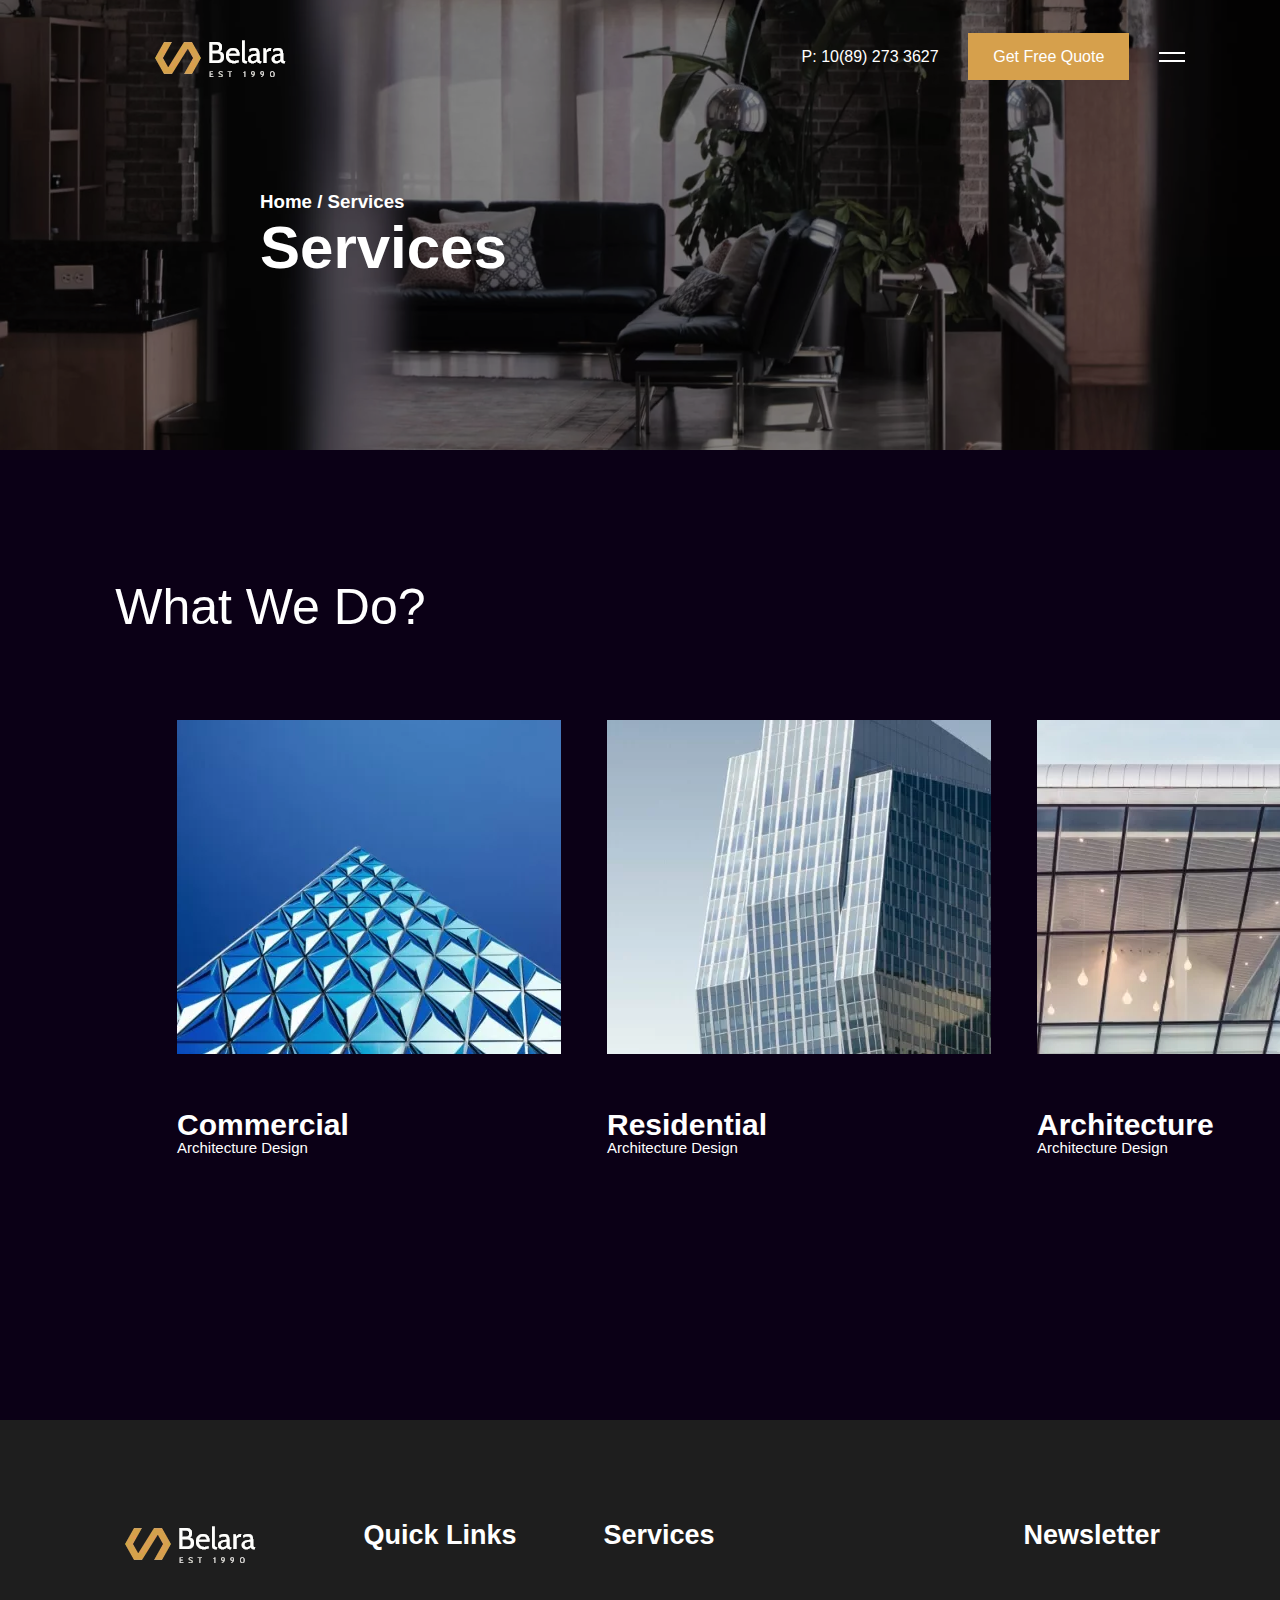
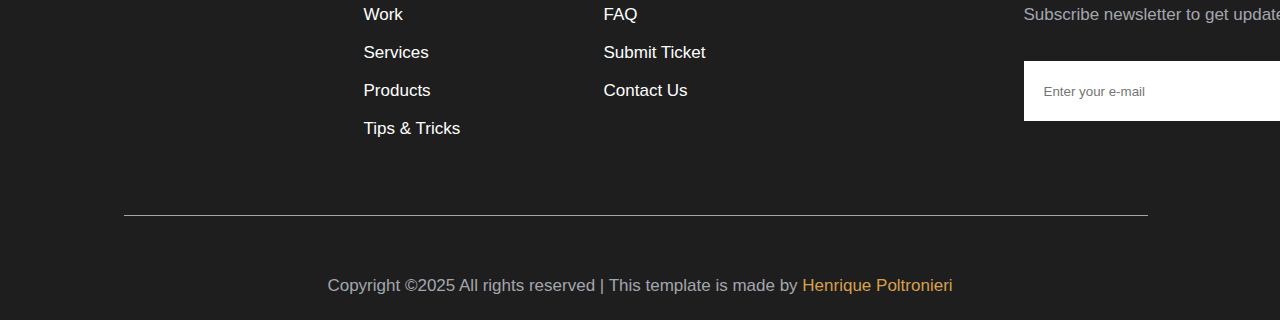
<file: services.html>
<!DOCTYPE html>
<html lang="en">

<head>
    <meta charset="UTF-8">
    <meta name="viewport" content="width=device-width, initial-scale=1.0">
    <title>Architecture | Template</title>
    <link rel="stylesheet" href="style-services.css">
</head>

<body>

    <!-- parte inicial do site -->
    <section>

        <div id="principal">
            <header>

                <!-- header -->
                <img src="imgs/logo.png" alt="">
                <a href="#" class="telefone">P: 10(89) 273 3627</a>
                <a href="#" class="btn_free">Get Free Quote</a>


                <!-- menu lateral -->

                <input type="checkbox" id="btn-menu" hidden>
                <span id="menu"></span>
                <label for="btn-menu" class="abrir-btn"><span id="menu"></span></label>
                <aside class="aside">
                    <div class="x-fechar">
                        <label for="btn-menu" class="fechar-btn">X</label>
                    </div>
                    <div class="div-h-a-s-p-c">
                        <nav>
                            <ul>
                                <li><a class="home-menu" href="index.html">Home</a></li>

                                <li><a class="about-menu" href="about.html">About</a></li>

                                <li><a class="services-menu" href="services.html">Services</a></li>

                                <li><a class="projects-menu" href="projects.html">Projects</a></li>

                                <li><a class="contact-menu" href="contact.html">Contact</a></li>
                            </ul>
                        </nav>
                    </div>
                </aside>
            </header>


            <!-- Home / About -->
            <div id="home-services">
                <h3><a href="index.html">Home</a> / <a href="services.html">Services</a></h3>
                <h1>Services</h1>
            </div>
        </div>
    </section>



    <!-- What We Do? -->


    <div id="what-escuro">
        <div class="what">
            <span class="what-do">What We Do?</span>
        </div>

        <div>
            <div class="img-what-1">
                <div id="separar">
                    <img class="descer" src="imgs/blog1.jpg" alt="">
                    <div>
                        <svg class="seta" version="1.1" xmlns="http://www.w3.org/2000/svg"
                            xmlns:xlink="http://www.w3.org/1999/xlink" width="17" height="17" viewBox="0 0 17 17">
                            <g>
                            </g>
                            <path
                                d="M15.707 8.472l-7.354 7.354-0.707-0.707 6.146-6.146h-12.792v-1h12.793l-6.147-6.148 0.707-0.707 7.354 7.354z"
                                fill="black" />
                        </svg>
                    </div>
                    <h2 class="txt-grande">Commercial</h2>
                </div>
                <span class="txt-pequeno">Architecture Design</span>
            </div>


            <div class="img-what-2">
                <div id="separar-2">
                    <img src="imgs/blog2.jpg" alt="">
                    <div>
                        <svg class="seta-2" version="1.1" xmlns="http://www.w3.org/2000/svg"
                            xmlns:xlink="http://www.w3.org/1999/xlink" width="17" height="17" viewBox="0 0 17 17">
                            <g>
                            </g>
                            <path
                                d="M15.707 8.472l-7.354 7.354-0.707-0.707 6.146-6.146h-12.792v-1h12.793l-6.147-6.148 0.707-0.707 7.354 7.354z"
                                fill="black" />
                        </svg>
                    </div>
                    <h2 class="txt-grande-2">Residential</h2>
                </div>
                <span class="txt-pequeno-2">Architecture Design</span>
            </div>


            <div class="img-what-3">
                <div id="separar-3">
                    <img src="imgs/blog3.jpg" alt="">
                    <div>
                        <svg class="seta-3" version="1.1" xmlns="http://www.w3.org/2000/svg"
                            xmlns:xlink="http://www.w3.org/1999/xlink" width="17" height="17" viewBox="0 0 17 17">
                            <g>
                            </g>
                            <path
                                d="M15.707 8.472l-7.354 7.354-0.707-0.707 6.146-6.146h-12.792v-1h12.793l-6.147-6.148 0.707-0.707 7.354 7.354z"
                                fill="black" />
                        </svg>
                    </div>
                    <h2 class="txt-grande-3">Architecture</h2>
                </div>
                <span class="txt-pequeno-3">Architecture Design</span>
            </div>
        </div>
    </div>





    <!-- rodapé -->

    <div id="rodape">
        <div class="rodape">
            <div class="img-belara">
                <a href="index.html">
                    <img src="imgs/logo.png" alt="">
                </a>
            </div>

            <div class="links">
                <h1>Quick Links</h1> <br><br><br>
                <a href="index.html">Work</a> <br><br>
                <a href="index.html">Services</a> <br><br>
                <a href="index.html">Products</a> <br><br>
                <a href="index.html">Tips & Tricks</a> <br><br>
            </div>

            <div class="services">
                <h1>Services</h1> <br><br><br>
                <a href="index.html">FAQ</a> <br><br>
                <a href="index.html">Submit Ticket</a> <br><br>
                <a href="index.html">Contact Us</a> <br><br>
            </div>

            <div class="newsletter">
                <h1>Newsletter</h1> <br><br><br>
                <p>Subscribe newsletter to get updates.</p> <br><br>

                <div>

                </div>


                <div id="email">
                    <form action="email">
                        <input class="email" type="email" name="email" placeholder="Enter your e-mail">
                        <div class="div-send">
                            <button class="btn-send">
                                <img class="img-send" src="imgs/Icon-send.svg" alt="">
                            </button>
                        </div>
                    </form>
                </div>
            </div>
        </div>


        <div id="linha-rodape"></div>

        <div class="copy">
            <p>Copyright ©2025 All rights reserved | This template is made by <span>Henrique Poltronieri</span></p>
        </div>

    </div>


</body>

</html>
</file>
<file: style.css>
* {
    margin: 0;
    box-sizing: border-box;
}

/* primeira parte */

#principal {
    background-image: url(imgs/h1_hero1.jpg);
    background-size: cover;
    background-color: rgba(0, 0, 0, 45%);
    background-blend-mode: multiply;
    background-position: center;
    height: 103.2vh;
}




/* header */

header>img {
    margin-left: 12%;
    margin-top: 3.8vh;
    vertical-align: middle;
    margin-bottom: 3.8vh;
}

.telefone {
    color: white;
    text-decoration: none;
    margin-left: 40%;
    font-family: "Cabin", sans-serif;
}

.btn_free {
    padding: 14px 24px;
    background-color: #D6A04C;
    border: 1px solid #D6A04C;
    color: white;
    text-decoration: none;
    margin-left: 2%;
    font-family: "Cabin", sans-serif;
}

.btn_free:hover {
    background: none;
    color: #D6A04C;
    border-color: #D6A04C;
    transition: 0.3s;
}








/* menu */
#menu {
    display: inline-block;
    height: 10px;
    width: 2%;
    border-bottom: 2px solid white;
    border-top: 2px solid white;
    margin-left: 2%;
    cursor: pointer;
}


.abrir-btn {
    position: absolute;
    top: 32px;
    margin-left: -2%;
    background-color: #f39c12;
    color: white;
    padding: 10px 15px;
    border-radius: 5px;
    cursor: pointer;
    z-index: 1001;
    opacity: 0;
}

.aside {
    position: fixed;
    top: 0;
    right: -334px;
    width: 334px;
    height: 100vh;
    background-color: #1a1a1a;
    color: white;
    /* padding: 20px; */
    transition: right 0.4s ease-in-out;
    z-index: 1000;
}

#btn-menu:checked ~ .aside {
  right: 0;
}

.x-fechar {
    margin-left: 10%;
    margin-top: 10%;
    position: absolute;
}

.fechar-btn {
  background: none;
  color: white;
  font-size: 1.4em;
  cursor: pointer;
  display: block;
  text-align: right;
  font-family: Arial, Helvetica, sans-serif;
}

.div-h-a-s-p-c {
    position: absolute;
    margin-top: 65%;
    margin-left: 20%;
    text-align: center;
}

.aside nav ul {
  list-style: none;
}

.aside nav ul li {
  padding: 15px 10px;
  align-items: center;
  cursor: pointer;
}

.aside nav ul li a {
  margin-right: 10px;
  font-size: 25px;
  color: white;
  text-decoration: none;
  font-family: "Cabin", sans-serif;
}









/* play */

#txt-chamada {
    color: white;
    margin-top: 21vh;
    margin-left: 18%;
    position: relative;
}

#txt-chamada>div>h1 {
    font-family: "Cabin", sans-serif;
    font-weight: 400;
    font-size: 3.5em;
    line-height: 1.2;
}

#play {
    position: absolute;
    top: 30%;
    right: 30%;
}

.play-btn {
    vertical-align: middle;
    display: inline-block;
    width: 70px;
    height: 70px;
    background-color: white;
    border-radius: 50%;
    position: relative;
    transition: 0.5s;
    margin-left: 30px;

}

.svg-play {
    margin-top: 20%;
    margin-left: 23%;
    fill: #D6A04C;
}

.svg-play:hover svg {
    fill: white;
}

.play-btn::after {
    content: "";
    position: absolute;
    width: 72px;
    height: 72px;
    border: 2px solid #D6A04C;
    border-radius: 50%;
    top: 50%;
    left: 50%;
    transform: translate(-50%, -50%);
}

.play-btn::before {
    content: "";
    position: absolute;
    width: 105px;
    height: 105px;
    background-color: rgba(255, 255, 255, 10%);
    border-radius: 50%;
    top: 50%;
    left: 50%;
    transform: translate(-50%, -50%);
}

.play-btn:hover svg {
    fill: white;
}

.play-btn:hover {
    background-color: #D6A04C;
}





/* div amarela e svg mouse */

#main {
    height: 200vh;
}

.svg-mouse {
    margin-top: 20%;
    margin-left: 15%;
    fill: #D6A04C;
}

#amarelo {
    margin-top: -4.8%;
    height: 13vh;
    width: 60%;
    margin-left: 40%;
    background-color: #D6A04C;
}

.txt-1-amarelo {
    font-family: "Cabin", sans-serif;
    font-size: 22px;
    margin-left: 5%;
    margin-top: 2%;
    display: inline-block;
    color: white;
    position: absolute;
}

.txt-2-amarelo {
    font-family: "Cabin", sans-serif;
    font-size: 22px;
    margin-left: 30%;
    margin-top: 2%;
    color: white;
    position: absolute;
}

/* fim primeira parte */

/*segunda parte */

#fundo-escuro {
    position: absolute;
    background-color: #0B0016;
    height: 200vh;
    width: 100%;
}




/* about us */

.about {
    margin-top: 6%;
    margin-left: 9%;
    position: absolute;
}

.about-us {
    font-family: "Cabin", sans-serif;
    font-size: 50px;
    color: white;
}

.txt-belara-1 {
    color: white;
    margin-top: 14%;
    margin-left: 16%;
    position: absolute;
}

.txt-belara-2 {
    font-family: "Cabin", sans-serif;
    font-size: 30px;
    color: white;
}

.txt-belara-3 {
    color: white;
    margin-top: 14%;
    margin-left: 51%;
    position: absolute;
}

.txt-belara-4 {
    font-family: "Cabin", sans-serif;
    font-size: 20px;
    color: white;
}

.img-about-1 {
    margin-top: 27%;
    margin-left: 16%;
}

.learn-more {
    font-family: "Cabin", sans-serif;
    padding: 14px 24px;
    background-color: 0;
    border: 1px solid #D6A04C;
    color: white;
    text-decoration: none;
    margin-left: 2%;
    position: absolute;
    margin-left: 8.5%;
    margin-top: 27%;
    transition: 0.3s;
}

.learn-more:hover {
    background: none;
    color: white;
    background-color: #D6A04C;
    border-color: #D6A04C;
    transition: 0.3s;
}

.img-about-2 {
    margin-top: 27%;
    margin-left: 8.5%;
}






/* what we do */

.what {
    margin-top: 10%;
    margin-left: 9%;
    position: absolute;
}

.what-do {
    font-family: "Cabin", sans-serif;
    font-size: 50px;
    color: white;
}


/* primeira img */
.img-what-1 {
    margin-top: 19%;
    margin-left: 150px;
    color: white;
    width: 420px;
    height: 500px;
    display: inline-block;
    position: absolute;
}

.txt-grande {
    font-family: "Cabin", sans-serif;
    font-size: 30px;
}

.img-what-1:hover.img-what-1:hover:h2 {
    color: #D6A04C;
}

.txt-pequeno {
    font-family: "Cabin", sans-serif;
    font-size: 15px;
    color: white;
    padding: 3vh;
}

.seta {
    width: 50px;
    height: 50px;
    background-color: white;
    color: black;
    font-size: 24px;
    border-radius: 50%;
    display: flex;
    justify-content: center;
    align-items: center;
    opacity: 0;
    transition: 0.3s;
    z-index: -10;
    box-sizing: border-box;
}

.seta:hover {
    z-index: 20;
    background-color: white 50%;
    z-index: +99;
}

#separar {
    color: white;
    width: 420px;
    height: 400px;
    padding: 3vh;
    display: inline-block;
}

#separar:hover {
    color: #D6A04C;
    margin-top: 3%;
    transition: 0.5s;
}








/* segunda img */

.img-what-2 {
    margin-top: 19%;
    margin-left: 580px;
    color: white;
    width: 420px;
    height: 500px;
    display: inline-block;
    position: absolute;
}

#separar-2 {
    color: white;
    width: 420px;
    height: 400px;
    padding: 3vh;
    display: inline-block;
}

#separar-2:hover {
    color: #D6A04C;
    margin-top: 3%;
    transition: 0.5s;
}

.seta-2 {
    width: 50px;
    height: 50px;
    background-color: white;
    color: black;
    font-size: 24px;
    border-radius: 50%;
    display: flex;
    justify-content: center;
    align-items: center;
    opacity: 0;
    transition: 0.3s;
    z-index: 99;
    box-sizing: border-box;
}

.txt-grande-2 {
    font-family: "Cabin", sans-serif;
    font-size: 30px;
}

.img-what-2:hover.img-what-2:hover:h2 {
    color: #D6A04C;
}

.txt-pequeno-2 {
    font-family: "Cabin", sans-serif;
    font-size: 15px;
    color: white;
    padding: 3vh;
}



/* terceira img */

.img-what-3 {
    margin-top: 19%;
    margin-left: 1010px;
    color: white;
    width: 420px;
    height: 500px;
    display: inline-block;
    position: absolute;
}

#separar-3 {
    color: white;
    width: 420px;
    height: 400px;
    padding: 3vh;
    display: inline-block;
}

#separar-3:hover {
    color: #D6A04C;
    margin-top: 3%;
    transition: 0.5s;
}

.seta-3 {
    width: 50px;
    height: 50px;
    background-color: white;
    color: black;
    font-size: 24px;
    border-radius: 50%;
    display: flex;
    justify-content: center;
    align-items: center;
    opacity: 0;
    transition: 0.3s;
    z-index: 99;
    box-sizing: border-box;
}

.txt-grande-3 {
    font-family: "Cabin", sans-serif;
    font-size: 30px;
}

.img-what-3:hover.img-what-3:hover:h2 {
    color: #D6A04C;
}

.txt-pequeno-3 {
    font-family: "Cabin", sans-serif;
    font-size: 15px;
    color: white;
    padding: 3vh;
}

/* fim segunda parte */







/* terceira parte */

#projects {
    position: absolute;
    top: 2642px;
    width: 100%;
    height: 1055.5px;
    background-color: #1e1e1e;
    z-index: -2;
    padding-bottom: 300px;
}

#projects #txt-projects {
    top: 200px;
    position: absolute;
    padding-top: 50px;
    padding-left: 9%;
    font-family: "Cabin", sans-serif;
    color: #2A2A2A;
    font-size: 180px;
    font-weight: 600;
    -webkit-text-stroke: 1px #E9E3D9;
    -webkit-text-fill-color: transparent;
    z-index: -1;
}

#projects img {
    padding-top: 385px;
    padding-left: 9.65%;
    z-index: 1;
    width: 100%;
    padding-right: 9%;
}

#seta1 {
    position: absolute;
    padding: 10px;
    box-shadow: 2px -2px 0 1px #D6A04C inset;
    border: solid transparent;
    border-width: 0 0 2px 2px;
    transform: rotate(45deg);
    z-index: 1;
    top: 720px;
    left: 180px;
}

#seta2 {
    position: absolute;
    padding: 10px;
    box-shadow: 2px -2px 0 1px #D6A04C inset;
    border: solid transparent;
    border-width: 0 0 2px 2px;
    transform: rotate(225deg);
    z-index: 1;
    top: 720px;
    right: 180px;
}

#div-amarela {
    position: absolute;
    width: 45%;
    height: 20%;
    background-color: #D6A04C;
    z-index: 20;
    margin-left: 9.65%;
    margin-top: -7%;
}


#div-amarela h3 {
    color: white;
    margin-left: 70px;
    margin-top: 40px;
    font-family: "Cabin", sans-serif;
    font-size: 30px;
}

#div-amarela p {
    color: white;
    margin-left: 70px;
    margin-top: 25px;
    font-family: "Cabin", sans-serif
}

#div-amarela:hover {
    background-color: #111111;
    transition: 0.4s;
}

h3:hover {
    color: #D6A04C
}



/* why us */

#why-us {
    position: absolute;
    top: 3697px;
    width: 100%;
    height: 866px;
    background-color: #0B0016;
    z-index: -10;
    padding-bottom: 300px;
}

.why-us {
    margin-left: 9.65%;
    margin-right: 9.65%;
    margin-top: 20%;
}

#why-us img {
    position: absolute;
    display: inline-block;
}

#txt-why-us {
    position: absolute;
    display: inline-block;
    margin-top: 4%;
    margin-left: 55%;
    color: white;
    font-family: "Cabin", sans-serif;
    font-size: 50px;
}

.txt-why-1 {
    color: white;
    margin-top: 10%;
    margin-left: 55%;
    position: absolute;
    display: inline-block;
}

.txt-why-2 {
    font-family: "Cabin", sans-serif;
    font-size: 27px;
    color: white;
    display: inline-block;
}

.learn-more-why {
    font-family: "Cabin", sans-serif;
    padding: 14px 24px;
    background-color: 0;
    border: 1px solid #D6A04C;
    color: #D6A04C;
    text-decoration: none;
    position: absolute;
    display: inline-block;
    margin-left: 55%;
    margin-top: 27%;
}

.learn-more-why:hover {
    border: 1px solid white;
    background-color: white;
    color: #D6A04C;
    text-decoration: none;
    transition: 0.4s;
}










/* a base for good life */

#good-life {
    background-color: #0A0A0A;
    position: absolute;
    width: 100%;
    height: 600px;
    top: 4562px;
    z-index: -10;
    padding-top: 130px;
    padding-bottom: 130px;
}

.good-life {
    position: absolute;
    display: inline-block;
    width: 80%;
    height: 370px;
    margin-left: 9.65%;
    z-index: 10;
    color: white;
}

.svg-testi {
    margin-top: 2%;
    margin-left: 50%;
    display: inline-block;
    position: absolute;
}

.txt-good-1 {
    color: white;
    margin-top: 6%;
    margin-left: 23%;
    position: absolute;
    display: inline-block;
}

.txt-good-2 {
    font-family: "Cabin", sans-serif;
    font-size: 27px;
    color: rgb(161, 161, 161);
    display: inline-block;
    text-align: center;
}

#seta--1 {
    position: absolute;
    padding: 10px;
    box-shadow: 2px -2px 0 1px white inset;
    border: solid transparent;
    border-width: 0 0 2px 2px;
    transform: rotate(45deg);
    z-index: 25;
    top: 180px;
    left: 40px;
}

#seta--2 {
    position: absolute;
    padding: 10px;
    box-shadow: 2px -2px 0 1px white inset;
    border: solid transparent;
    border-width: 0 0 2px 2px;
    transform: rotate(225deg);
    z-index: 25;
    top: 180px;
    right: 40px;
}

.svg-founder {
    margin-top: 16%;
    margin-left: 48%;
    display: inline-block;
    position: absolute;
}

.txt-good-3 {
    color: white;
    margin-top: 23%;
    margin-left: 40%;
    position: absolute;
    display: inline-block;
}

.txt-good-4 {
    font-family: "Cabin", sans-serif;
    font-size: 17px;
    color: white;
    display: inline-block;
    text-align: center;
}






/* Curating a Workplace */

#work-place {
    position: absolute;
    top: 5160px;
    width: 100%;
    height: 800px;
    background-color: #0B0016;
}

.work-place-1 {
    margin-top: 0;
    margin-left: 9.65%;
    margin-right: 9.65%;
    border: 1px solid rgb(145, 145, 145);
    height: 295px;
    width: 80%;
}

.work-place-1:hover {
    background-color: rgb(145, 145, 145);
}

.work-place-1 span:hover {
    color: #D6A04C;
}

.work-place-2 {
    margin-top: 40px;
    margin-left: 9.65%;
    margin-right: 9.65%;
    border: 1px solid rgb(145, 145, 145);
    height: 295px;
    width: 80%;
}

.img-work-place {
    position: absolute;
    display: inline-block;
    padding: 30px;
}

.txt-work-1 {
    margin-top: 50px;
    margin-left: 300px;
    width: 177px;
}

.txt-work-2 {
    font-family: "Cabin", sans-serif;
    font-size: 20px;
    color: white;
}

.txt-work-3 {
    margin-top: 20px;
    margin-left: 300px;
    width: 620px;
}

.txt-work-4 {
    font-family: "Cabin", sans-serif;
    font-size: 40px;
    color: white;
}

.txt-work-5 {
    margin-top: 20px;
    margin-left: 300px;
    width: 115px;
}

.txt-work-6 {
    font-family: "Cabin", sans-serif;
    font-size: 20px;
    color: white;
}

.svg-seta {
    position: absolute;
    margin-top: -115px;
    margin-left: 1170px;
    background-color: rgba(255, 255, 255, 0.185);
    width: 55px;
    height: 55px;
    border-radius: 50%;
}

.svg-seta:hover {
    background-color: #D6A04C;
}

.seta-svg {
    margin-left: 14px;
    margin-top: 12px;
    width: 30px;
    fill: rgb(255, 255, 255);
}





/* rodape */

#rodape {
    position: absolute;
    top: 5959.5px;
    width: 100%;
    height: 500px;
    background-color: #1E1E1E;
    padding-top: 100px;
    padding-bottom: 100px;
}

.rodape {
    margin-left: 9.65%;
    margin-right: 9.65%;
    height: 295px;
    width: 80%;
}

.img-belara {
    position: absolute;
    margin-top: 0;
    margin-left: 0;
    display: inline-block;
}

.links {
    position: absolute;
    display: inline-block;
    margin-left: 240px;
    margin-top: 0;
}

.links h1 {
    color: white;
    font-size: 27px;
    font-family: "Cabin", sans-serif;
}

.links a {
    color: white;
    text-decoration: none;
    font-family: "Cabin", sans-serif;
    font-size: 17px;
}

.links a:hover {
    text-decoration: underline;
}

.services {
    position: absolute;
    display: inline-block;
    margin-top: 0;
    margin-left: 480px;
}

.services h1 {
    color: white;
    font-size: 27px;
    font-family: "Cabin", sans-serif;
}

.services a {
    color: white;
    text-decoration: none;
    font-family: "Cabin", sans-serif;
    font-size: 17px;
}

.services a:hover {
    text-decoration: underline;
}

.newsletter {
    position: absolute;
    display: inline-block;
    margin-left: 900px;
    margin-top: 0;
}

.newsletter h1 {
    color: white;
    font-size: 27px;
    font-family: "Cabin", sans-serif;
}

.newsletter p {
    color: #A4A6AE;
    ;
    font-family: "Cabin", sans-serif;
    font-size: 17px;
}

#email {
    display: inline-block;
    background: white;
    box-sizing: border-box;
    position: relative;
}

.email {
    width: 300px;
    height: 60px;
    padding: 10px 20px;
    border: 0;
    border-radius: 6px;
    color: #5C6168;
    background: #fff;
}

.div-send {
    box-sizing: border-box;
    margin-left: 296px;
    z-index: 20;
}

.btn-send {
    position: absolute;
    border: 0;
    cursor: pointer;
    padding: 21px 30px;
    line-height: 1;
    border-radius: 0 3px 3px 0;
    background: #D6A04C;
    top: 0;
}

.img-send {
    vertical-align: middle;
}

#linha-rodape {
    margin-left: 9.65%;
    margin-right: 9.65%;
    width: 80%;
    height: 1px;
    background-color: #A4A6AE;
}

.copy {
    width: 100%;
    text-align: center;
    margin-top: 60px;
}

.copy p {
    color: #A4A6AE;
    ;
    font-family: "Cabin", sans-serif;
    font-size: 17px;
}

.copy span {
    color: #D6A04C;
    ;
    font-family: "Cabin", sans-serif;
    font-size: 17px;
}
</file>
<file: style-about.css>
* {
    margin: 0;
    box-sizing: border-box;
}

/* primeira parte */

#principal {
    background-image: url(imgs/h1_hero1.jpg);
    background-size: cover;
    background-color: rgba(0, 0, 0, 45%);
    background-blend-mode: multiply;
    background-position: center;
    height: 50vh;
}




/* header */

header>img {
    margin-left: 12%;
    margin-top: 3.8vh;
    vertical-align: middle;
    margin-bottom: 3.8vh;
}

.telefone {
    color: white;
    text-decoration: none;
    margin-left: 40%;
    font-family: "Cabin", sans-serif;
}

.btn_free {
    padding: 14px 24px;
    background-color: #D6A04C;
    border: 1px solid #D6A04C;
    color: white;
    text-decoration: none;
    margin-left: 2%;
    font-family: "Cabin", sans-serif;
}

.btn_free:hover {
    background: none;
    color: #D6A04C;
    border-color: #D6A04C;
    transition: 0.3s;
}








/* menu */
#menu {
    display: inline-block;
    height: 10px;
    width: 2%;
    border-bottom: 2px solid white;
    border-top: 2px solid white;
    margin-left: 2%;
    cursor: pointer;
}


.abrir-btn {
    position: absolute;
    top: 32px;
    margin-left: -2%;
    background-color: #f39c12;
    color: white;
    padding: 10px 15px;
    border-radius: 5px;
    cursor: pointer;
    z-index: 1001;
    opacity: 0;
}

.aside {
    position: fixed;
    top: 0;
    right: -334px;
    width: 334px;
    height: 100vh;
    background-color: #1a1a1a;
    color: white;
    /* padding: 20px; */
    transition: right 0.4s ease-in-out;
    z-index: 1000;
}

#btn-menu:checked ~ .aside {
  right: 0;
}

.x-fechar {
    margin-left: 10%;
    margin-top: 10%;
    position: absolute;
}

.fechar-btn {
  background: none;
  color: white;
  font-size: 1.4em;
  cursor: pointer;
  display: block;
  text-align: right;
  font-family: Arial, Helvetica, sans-serif;
}

.div-h-a-s-p-c {
    position: absolute;
    margin-top: 65%;
    margin-left: 20%;
    text-align: center;
}

.aside nav ul {
  list-style: none;
}

.aside nav ul li {
  padding: 15px 10px;
  align-items: center;
  cursor: pointer;
}

.aside nav ul li a {
  margin-right: 10px;
  font-size: 25px;
  color: white;
  text-decoration: none;
  font-family: "Cabin", sans-serif;
}





/* home / about */

#home-about {
    margin-top: 75px;
    margin-left: 260px;
}

#home-about h3 {
    color: white;
    text-decoration: none;
    font-family: "Cabin", sans-serif;
}

#home-about h3 a {
    color: white;
    text-decoration: none;
    font-family: "Cabin", sans-serif;
}

#home-about h1 {
    font-family: "Cabin", sans-serif;
    font-size: 60px;
    color: white;
}




/* Abou Us */

#fundo-escuro {
    position: absolute;
    background-color: #0B0016;
    height: 109vh;
    width: 100%;
}

.about {
    margin-top: 6%;
    margin-left: 9%;
    position: absolute;
}

.about-us {
    font-family: "Cabin", sans-serif;
    font-size: 50px;
    color: white;
}

.txt-belara-1 {
    color: white;
    margin-top: 14%;
    margin-left: 16%;
    position: absolute;
}

.txt-belara-2 {
    font-family: "Cabin", sans-serif;
    font-size: 30px;
    color: white;
}

.txt-belara-3 {
    color: white;
    margin-top: 14%;
    margin-left: 51%;
    position: absolute;
}

.txt-belara-4 {
    font-family: "Cabin", sans-serif;
    font-size: 20px;
    color: white;
}

.img-about-1 {
    margin-top: 27%;
    margin-left: 16%;
}

.learn-more {
    font-family: "Cabin", sans-serif;
    padding: 14px 24px;
    background-color: 0;
    border: 1px solid #D6A04C;
    color: white;
    text-decoration: none;
    margin-left: 2%;
    position: absolute;
    margin-left: 8.5%;
    margin-top: 27%;
    transition: 0.3s;
}

.learn-more:hover {
    background: none;
    color: white;
    background-color: #D6A04C;
    border-color: #D6A04C;
    transition: 0.3s;
}

.img-about-2 {
    margin-top: 27%;
    margin-left: 8.5%;
}







/* Why Us? */

#why-us {
    position: absolute;
    top: 1257px;
    width: 100%;
    height: 949px;
    background-color: #1a1a1a;
    z-index: -10;
    padding-bottom: 300px;
}

.why-us {
    margin-left: 9.65%;
    margin-right: 9.65%;
    margin-top: 18.5%;
}

#why-us img {
    position: absolute;
    display: inline-block;
}

#txt-why-us {
    position: absolute;
    display: inline-block;
    margin-top: 4%;
    margin-left: 55%;
    color: white;
    font-family: "Cabin", sans-serif;
    font-size: 50px;
}

.txt-why-1 {
    color: white;
    margin-top: 10%;
    margin-left: 55%;
    position: absolute;
    display: inline-block;
}

.txt-why-2 {
    font-family: "Cabin", sans-serif;
    font-size: 27px;
    color: white;
    display: inline-block;
}

.learn-more-why {
    font-family: "Cabin", sans-serif;
    padding: 14px 24px;
    background-color: 0;
    border: 1px solid #D6A04C;
    color: #D6A04C;
    text-decoration: none;
    position: absolute;
    display: inline-block;
    margin-left: 55%;
    margin-top: 27%;
}

.learn-more-why:hover {
    border: 1px solid white;
    background-color: white;
    color: #D6A04C;
    text-decoration: none;
    transition: 0.4s;
}






/* a base for good life */

#good-life {
    background-color: #0A0A0A;
    position: absolute;
    width: 100%;
    height: 600px;
    top: 2204px;
    z-index: -10;
    padding-top: 130px;
    padding-bottom: 130px;
}

.good-life {
    position: absolute;
    display: inline-block;
    width: 80%;
    height: 370px;
    margin-left: 9.65%;
    z-index: 10;
    color: white;
}

.svg-testi {
    margin-top: 2%;
    margin-left: 50%;
    display: inline-block;
    position: absolute;
}

.txt-good-1 {
    color: white;
    margin-top: 6%;
    margin-left: 23%;
    position: absolute;
    display: inline-block;
}

.txt-good-2 {
    font-family: "Cabin", sans-serif;
    font-size: 27px;
    color: rgb(161, 161, 161);
    display: inline-block;
    text-align: center;
}

#seta--1 {
    position: absolute;
    padding: 10px;
    box-shadow: 2px -2px 0 1px white inset;
    border: solid transparent;
    border-width: 0 0 2px 2px;
    transform: rotate(45deg);
    z-index: 25;
    top: 180px;
    left: 40px;
}

#seta--2 {
    position: absolute;
    padding: 10px;
    box-shadow: 2px -2px 0 1px white inset;
    border: solid transparent;
    border-width: 0 0 2px 2px;
    transform: rotate(225deg);
    z-index: 25;
    top: 180px;
    right: 40px;
}

.svg-founder {
    margin-top: 16%;
    margin-left: 48%;
    display: inline-block;
    position: absolute;
}

.txt-good-3 {
    color: white;
    margin-top: 23%;
    margin-left: 40%;
    position: absolute;
    display: inline-block;
}

.txt-good-4 {
    font-family: "Cabin", sans-serif;
    font-size: 17px;
    color: white;
    display: inline-block;
    text-align: center;
}





#work-place {
    position: absolute;
    top: 2803px;
    width: 100%;
    height: 800px;
    background-color: #0B0016;
}

.work-place-1 {
    margin-top: 0;
    margin-left: 9.65%;
    margin-right: 9.65%;
    border: 1px solid rgb(145, 145, 145);
    height: 295px;
    width: 80%;
}

.work-place-1:hover {
    background-color: rgb(145, 145, 145);
}

.work-place-1 span:hover {
    color: #D6A04C;
}

.work-place-2 {
    margin-top: 40px;
    margin-left: 9.65%;
    margin-right: 9.65%;
    border: 1px solid rgb(145, 145, 145);
    height: 295px;
    width: 80%;
}

.img-work-place {
    position: absolute;
    display: inline-block;
    padding: 30px;
}

.txt-work-1 {
    margin-top: 50px;
    margin-left: 300px;
    width: 177px;
}

.txt-work-2 {
    font-family: "Cabin", sans-serif;
    font-size: 20px;
    color: white;
}

.txt-work-3 {
    margin-top: 20px;
    margin-left: 300px;
    width: 620px;
}

.txt-work-4 {
    font-family: "Cabin", sans-serif;
    font-size: 40px;
    color: white;
}

.txt-work-5 {
    margin-top: 20px;
    margin-left: 300px;
    width: 115px;
}

.txt-work-6 {
    font-family: "Cabin", sans-serif;
    font-size: 20px;
    color: white;
}

.svg-seta {
    position: absolute;
    margin-top: -115px;
    margin-left: 1170px;
    background-color: rgba(255, 255, 255, 0.185);
    width: 55px;
    height: 55px;
    border-radius: 50%;
}

.svg-seta:hover {
    background-color: #D6A04C;
}

.seta-svg {
    margin-left: 14px;
    margin-top: 12px;
    width: 30px;
    fill: rgb(255, 255, 255);
}





/* rodape */

#rodape {
    position: absolute;
    top: 3600px;
    width: 100%;
    height: 500px;
    background-color: #1E1E1E;
    padding-top: 100px;
    padding-bottom: 100px;
}

.rodape {
    margin-left: 9.65%;
    margin-right: 9.65%;
    height: 295px;
    width: 80%;
}

.img-belara {
    position: absolute;
    margin-top: 0;
    margin-left: 0;
    display: inline-block;
}

.links {
    position: absolute;
    display: inline-block;
    margin-left: 240px;
    margin-top: 0;
}

.links h1 {
    color: white;
    font-size: 27px;
    font-family: "Cabin", sans-serif;
}

.links a {
    color: white;
    text-decoration: none;
    font-family: "Cabin", sans-serif;
    font-size: 17px;
}

.links a:hover {
    text-decoration: underline;
}

.services {
    position: absolute;
    display: inline-block;
    margin-top: 0;
    margin-left: 480px;
}

.services h1 {
    color: white;
    font-size: 27px;
    font-family: "Cabin", sans-serif;
}

.services a {
    color: white;
    text-decoration: none;
    font-family: "Cabin", sans-serif;
    font-size: 17px;
}

.services a:hover {
    text-decoration: underline;
}

.newsletter {
    position: absolute;
    display: inline-block;
    margin-left: 900px;
    margin-top: 0;
}

.newsletter h1 {
    color: white;
    font-size: 27px;
    font-family: "Cabin", sans-serif;
}

.newsletter p {
    color: #A4A6AE;
    ;
    font-family: "Cabin", sans-serif;
    font-size: 17px;
}

#email {
    display: inline-block;
    background: white;
    box-sizing: border-box;
    position: relative;
}

.email {
    width: 300px;
    height: 60px;
    padding: 10px 20px;
    border: 0;
    border-radius: 6px;
    color: #5C6168;
    background: #fff;
}

.div-send {
    box-sizing: border-box;
    margin-left: 296px;
    z-index: 20;
}

.btn-send {
    position: absolute;
    border: 0;
    cursor: pointer;
    padding: 21px 30px;
    line-height: 1;
    border-radius: 0 3px 3px 0;
    background: #D6A04C;
    top: 0;
}

.img-send {
    vertical-align: middle;
}

#linha-rodape {
    margin-left: 9.65%;
    margin-right: 9.65%;
    width: 80%;
    height: 1px;
    background-color: #A4A6AE;
}

.copy {
    width: 100%;
    text-align: center;
    margin-top: 60px;
}

.copy p {
    color: #A4A6AE;
    ;
    font-family: "Cabin", sans-serif;
    font-size: 17px;
}

.copy span {
    color: #D6A04C;
    ;
    font-family: "Cabin", sans-serif;
    font-size: 17px;
}
</file>
<file: style-contact.css>
* {
    margin: 0;
    box-sizing: border-box;
}

/* primeira parte */

#principal {
    background-image: url(imgs/h1_hero1.jpg);
    background-size: cover;
    background-color: rgba(0, 0, 0, 45%);
    background-blend-mode: multiply;
    background-position: center;
    height: 50vh;
}




/* header */

header>img {
    margin-left: 12%;
    margin-top: 3.8vh;
    vertical-align: middle;
    margin-bottom: 3.8vh;
}

.telefone {
    color: white;
    text-decoration: none;
    margin-left: 40%;
    font-family: "Cabin", sans-serif;
}

.btn_free {
    padding: 14px 24px;
    background-color: #D6A04C;
    border: 1px solid #D6A04C;
    color: white;
    text-decoration: none;
    margin-left: 2%;
    font-family: "Cabin", sans-serif;
}

.btn_free:hover {
    background: none;
    color: #D6A04C;
    border-color: #D6A04C;
    transition: 0.3s;
}








/* menu */
#menu {
    display: inline-block;
    height: 10px;
    width: 2%;
    border-bottom: 2px solid white;
    border-top: 2px solid white;
    margin-left: 2%;
    cursor: pointer;
}


.abrir-btn {
    position: absolute;
    top: 32px;
    margin-left: -2%;
    background-color: #f39c12;
    color: white;
    padding: 10px 15px;
    border-radius: 5px;
    cursor: pointer;
    z-index: 1001;
    opacity: 0;
}

.aside {
    position: fixed;
    top: 0;
    right: -334px;
    width: 334px;
    height: 100vh;
    background-color: #1a1a1a;
    color: white;
    /* padding: 20px; */
    transition: right 0.4s ease-in-out;
    z-index: 1000;
}

#btn-menu:checked ~ .aside {
  right: 0;
}

.x-fechar {
    margin-left: 10%;
    margin-top: 10%;
    position: absolute;
}

.fechar-btn {
  background: none;
  color: white;
  font-size: 1.4em;
  cursor: pointer;
  display: block;
  text-align: right;
  font-family: Arial, Helvetica, sans-serif;
}

.div-h-a-s-p-c {
    position: absolute;
    margin-top: 65%;
    margin-left: 20%;
    text-align: center;
}

.aside nav ul {
  list-style: none;
}

.aside nav ul li {
  padding: 15px 10px;
  align-items: center;
  cursor: pointer;
}

.aside nav ul li a {
  margin-right: 10px;
  font-size: 25px;
  color: white;
  text-decoration: none;
  font-family: "Cabin", sans-serif;
}





/* home / contact */

#home-contact {
    margin-top: 75px;
    margin-left: 260px;
}

#home-contact h3 {
    color: white;
    text-decoration: none;
    font-family: "Cabin", sans-serif;
}

#home-contact h3 a {
    color: white;
    text-decoration: none;
    font-family: "Cabin", sans-serif;
}

#home-contact h1 {
    font-family: "Cabin", sans-serif;
    font-size: 60px;
    color: white;
}







/* contact */
#escuro{
    background-color: #0B0016;
    width: 100%;
    height: 1000px;
}

.messages {
    position: absolute;
    margin-top:  100px;
    margin-left: 9.65%;
    margin-right: 9.65%;
    width: 1306.09px;
    
}

.get {
    color: white;
    font-family: "Cabin", sans-serif;
    font-size: 50px;
}

#enter-message {
    position: absolute;
    margin-top: 5%;
    padding-left: 700px;
    padding-top: 250px;
    background-color: rgba(255, 255, 255, 0);
    border: 2px solid rgb(255, 255, 255);
    color: white;
    text-align: left;
}

#enter-name {
    position: absolute;
    margin-top: 29%;
    padding-left: 250px;
    padding-top: 30px;
    background-color: rgba(255, 255, 255, 0);
    border: 2px solid rgb(255, 255, 255);
    color: white;
    text-align: left;
}

#enter-email {
    position: absolute;
    margin-left: 35%;
    margin-top: 29%;
    padding-left: 250px;
    padding-top: 30px;
    background-color: rgba(255, 255, 255, 0);
    border: 2px solid rgb(255, 255, 255);
    color: white;
    text-align: left;
}

#enter-subject {
    position: absolute;
    margin-top: 40%;
    padding-left: 700px;
    padding-top: 30px;
    background-color: rgba(255, 255, 255, 0);
    border: 2px solid rgb(255, 255, 255);
    color: white;
    text-align: left;
}














/* rodape */

#rodape {
    position: absolute;
    top: 1491px;
    width: 100%;
    height: 500px;
    background-color: #1E1E1E;
    padding-top: 100px;
    padding-bottom: 100px;
}

.rodape {
    margin-left: 9.65%;
    margin-right: 9.65%;
    height: 295px;
    width: 80%;
}

.img-belara {
    position: absolute;
    margin-top: 0;
    margin-left: 0;
    display: inline-block;
}

.links {
    position: absolute;
    display: inline-block;
    margin-left: 240px;
    margin-top: 0;
}

.links h1 {
    color: white;
    font-size: 27px;
    font-family: "Cabin", sans-serif;
}

.links a {
    color: white;
    text-decoration: none;
    font-family: "Cabin", sans-serif;
    font-size: 17px;
}

.links a:hover {
    text-decoration: underline;
}

.services {
    position: absolute;
    display: inline-block;
    margin-top: 0;
    margin-left: 480px;
}

.services h1 {
    color: white;
    font-size: 27px;
    font-family: "Cabin", sans-serif;
}

.services a {
    color: white;
    text-decoration: none;
    font-family: "Cabin", sans-serif;
    font-size: 17px;
}

.services a:hover {
    text-decoration: underline;
}

.newsletter {
    position: absolute;
    display: inline-block;
    margin-left: 900px;
    margin-top: 0;
}

.newsletter h1 {
    color: white;
    font-size: 27px;
    font-family: "Cabin", sans-serif;
}

.newsletter p {
    color: #A4A6AE;
    ;
    font-family: "Cabin", sans-serif;
    font-size: 17px;
}

#email {
    display: inline-block;
    background: white;
    box-sizing: border-box;
    position: relative;
}

.email {
    width: 300px;
    height: 60px;
    padding: 10px 20px;
    border: 0;
    border-radius: 6px;
    color: #5C6168;
    background: #fff;
}

.div-send {
    box-sizing: border-box;
    margin-left: 296px;
    z-index: 20;
}

.btn-send {
    position: absolute;
    border: 0;
    cursor: pointer;
    padding: 21px 30px;
    line-height: 1;
    border-radius: 0 3px 3px 0;
    background: #D6A04C;
    top: 0;
}

.img-send {
    vertical-align: middle;
}

#linha-rodape {
    margin-left: 9.65%;
    margin-right: 9.65%;
    width: 80%;
    height: 1px;
    background-color: #A4A6AE;
}

.copy {
    width: 100%;
    text-align: center;
    margin-top: 60px;
}

.copy p {
    color: #A4A6AE;
    ;
    font-family: "Cabin", sans-serif;
    font-size: 17px;
}

.copy span {
    color: #D6A04C;
    ;
    font-family: "Cabin", sans-serif;
    font-size: 17px;
}
</file>
<file: style-projects.css>
* {
    margin: 0;
    box-sizing: border-box;
}

/* primeira parte */

#principal {
    background-image: url(imgs/h1_hero1.jpg);
    background-size: cover;
    background-color: rgba(0, 0, 0, 45%);
    background-blend-mode: multiply;
    background-position: center;
    height: 50vh;
}




/* header */

header>img {
    margin-left: 12%;
    margin-top: 3.8vh;
    vertical-align: middle;
    margin-bottom: 3.8vh;
}

.telefone {
    color: white;
    text-decoration: none;
    margin-left: 40%;
    font-family: "Cabin", sans-serif;
}

.btn_free {
    padding: 14px 24px;
    background-color: #D6A04C;
    border: 1px solid #D6A04C;
    color: white;
    text-decoration: none;
    margin-left: 2%;
    font-family: "Cabin", sans-serif;
}

.btn_free:hover {
    background: none;
    color: #D6A04C;
    border-color: #D6A04C;
    transition: 0.3s;
}








/* menu */
#menu {
    display: inline-block;
    height: 10px;
    width: 2%;
    border-bottom: 2px solid white;
    border-top: 2px solid white;
    margin-left: 2%;
    cursor: pointer;
}


.abrir-btn {
    position: absolute;
    top: 32px;
    margin-left: -2%;
    background-color: #f39c12;
    color: white;
    padding: 10px 15px;
    border-radius: 5px;
    cursor: pointer;
    z-index: 1001;
    opacity: 0;
}

.aside {
    position: fixed;
    top: 0;
    right: -334px;
    width: 334px;
    height: 100vh;
    background-color: #1a1a1a;
    color: white;
    /* padding: 20px; */
    transition: right 0.4s ease-in-out;
    z-index: 1000;
}

#btn-menu:checked ~ .aside {
  right: 0;
}

.x-fechar {
    margin-left: 10%;
    margin-top: 10%;
    position: absolute;
}

.fechar-btn {
  background: none;
  color: white;
  font-size: 1.4em;
  cursor: pointer;
  display: block;
  text-align: right;
  font-family: Arial, Helvetica, sans-serif;
}

.div-h-a-s-p-c {
    position: absolute;
    margin-top: 65%;
    margin-left: 20%;
    text-align: center;
}

.aside nav ul {
  list-style: none;
}

.aside nav ul li {
  padding: 15px 10px;
  align-items: center;
  cursor: pointer;
}

.aside nav ul li a {
  margin-right: 10px;
  font-size: 25px;
  color: white;
  text-decoration: none;
  font-family: "Cabin", sans-serif;
}





/* home / projects */

#home-projects {
    margin-top: 75px;
    margin-left: 260px;
}

#home-projects h3 {
    color: white;
    text-decoration: none;
    font-family: "Cabin", sans-serif;
}

#home-projects h3 a {
    color: white;
    text-decoration: none;
    font-family: "Cabin", sans-serif;
}

#home-projects h1 {
    font-family: "Cabin", sans-serif;
    font-size: 60px;
    color: white;
}





/* projects */

#projects {
    position: absolute;
    top: 447PX;
    width: 100%;
    height: 1055.5px;
    background-color: #1e1e1e;
    z-index: -2;
    padding-bottom: 300px;
}

#projects #txt-projects {
    top: 200px;
    position: absolute;
    padding-top: 50px;
    padding-left: 9%;
    font-family: "Cabin", sans-serif;
    color: #2A2A2A;
    font-size: 180px;
    font-weight: 600;
    -webkit-text-stroke: 1px #E9E3D9;
    -webkit-text-fill-color: transparent;
    z-index: -1;
}

#projects img {
    padding-top: 385px;
    padding-left: 9.65%;
    z-index: 1;
    width: 100%;
    padding-right: 9%;
}

#seta1 {
    position: absolute;
    padding: 10px;
    box-shadow: 2px -2px 0 1px #D6A04C inset;
    border: solid transparent;
    border-width: 0 0 2px 2px;
    transform: rotate(45deg);
    z-index: 1;
    top: 720px;
    left: 180px;
}

#seta2 {
    position: absolute;
    padding: 10px;
    box-shadow: 2px -2px 0 1px #D6A04C inset;
    border: solid transparent;
    border-width: 0 0 2px 2px;
    transform: rotate(225deg);
    z-index: 1;
    top: 720px;
    right: 180px;
}

#div-amarela {
    position: absolute;
    width: 45%;
    height: 20%;
    background-color: #D6A04C;
    z-index: 20;
    margin-left: 9.65%;
    margin-top: -7%;
}


#div-amarela h3 {
    color: white;
    margin-left: 70px;
    margin-top: 40px;
    font-family: "Cabin", sans-serif;
    font-size: 30px;
}

#div-amarela p {
    color: white;
    margin-left: 70px;
    margin-top: 25px;
    font-family: "Cabin", sans-serif
}

#div-amarela:hover {
    background-color: #111111;
    transition: 0.4s;
}

h3:hover {
    color: #D6A04C
}

#blue {
    position: absolute;
    z-index: -99;
    width: 100%;
    height: 300px;
    margin-top: -3.2%;
    background-color: #0B0016;
}







/* rodape */

#rodape {
    position: absolute;
    top: 1755px;
    width: 100%;
    height: 500px;
    background-color: #1E1E1E;
    padding-top: 100px;
    padding-bottom: 100px;
}

.rodape {
    margin-left: 9.65%;
    margin-right: 9.65%;
    height: 295px;
    width: 80%;
}

.img-belara {
    position: absolute;
    margin-top: 0;
    margin-left: 0;
    display: inline-block;
}

.links {
    position: absolute;
    display: inline-block;
    margin-left: 240px;
    margin-top: 0;
}

.links h1 {
    color: white;
    font-size: 27px;
    font-family: "Cabin", sans-serif;
}

.links a {
    color: white;
    text-decoration: none;
    font-family: "Cabin", sans-serif;
    font-size: 17px;
}

.links a:hover {
    text-decoration: underline;
}

.services {
    position: absolute;
    display: inline-block;
    margin-top: 0;
    margin-left: 480px;
}

.services h1 {
    color: white;
    font-size: 27px;
    font-family: "Cabin", sans-serif;
}

.services a {
    color: white;
    text-decoration: none;
    font-family: "Cabin", sans-serif;
    font-size: 17px;
}

.services a:hover {
    text-decoration: underline;
}

.newsletter {
    position: absolute;
    display: inline-block;
    margin-left: 900px;
    margin-top: 0;
}

.newsletter h1 {
    color: white;
    font-size: 27px;
    font-family: "Cabin", sans-serif;
}

.newsletter p {
    color: #A4A6AE;
    ;
    font-family: "Cabin", sans-serif;
    font-size: 17px;
}

#email {
    display: inline-block;
    background: white;
    box-sizing: border-box;
    position: relative;
}

.email {
    width: 300px;
    height: 60px;
    padding: 10px 20px;
    border: 0;
    border-radius: 6px;
    color: #5C6168;
    background: #fff;
}

.div-send {
    box-sizing: border-box;
    margin-left: 296px;
    z-index: 20;
}

.btn-send {
    position: absolute;
    border: 0;
    cursor: pointer;
    padding: 21px 30px;
    line-height: 1;
    border-radius: 0 3px 3px 0;
    background: #D6A04C;
    top: 0;
}

.img-send {
    vertical-align: middle;
}

#linha-rodape {
    margin-left: 9.65%;
    margin-right: 9.65%;
    width: 80%;
    height: 1px;
    background-color: #A4A6AE;
}

.copy {
    width: 100%;
    text-align: center;
    margin-top: 60px;
}

.copy p {
    color: #A4A6AE;
    ;
    font-family: "Cabin", sans-serif;
    font-size: 17px;
}

.copy span {
    color: #D6A04C;
    ;
    font-family: "Cabin", sans-serif;
    font-size: 17px;
}
</file>
<file: style-services.css>
* {
    margin: 0;
    box-sizing: border-box;
}

/* primeira parte */

#principal {
    background-image: url(imgs/h1_hero1.jpg);
    background-size: cover;
    background-color: rgba(0, 0, 0, 45%);
    background-blend-mode: multiply;
    background-position: center;
    height: 50vh;
}




/* header */

header>img {
    margin-left: 12%;
    margin-top: 3.8vh;
    vertical-align: middle;
    margin-bottom: 3.8vh;
}

.telefone {
    color: white;
    text-decoration: none;
    margin-left: 40%;
    font-family: "Cabin", sans-serif;
}

.btn_free {
    padding: 14px 24px;
    background-color: #D6A04C;
    border: 1px solid #D6A04C;
    color: white;
    text-decoration: none;
    margin-left: 2%;
    font-family: "Cabin", sans-serif;
}

.btn_free:hover {
    background: none;
    color: #D6A04C;
    border-color: #D6A04C;
    transition: 0.3s;
}








/* menu */
#menu {
    display: inline-block;
    height: 10px;
    width: 2%;
    border-bottom: 2px solid white;
    border-top: 2px solid white;
    margin-left: 2%;
    cursor: pointer;
}


.abrir-btn {
    position: absolute;
    top: 32px;
    margin-left: -2%;
    background-color: #f39c12;
    color: white;
    padding: 10px 15px;
    border-radius: 5px;
    cursor: pointer;
    z-index: 1001;
    opacity: 0;
}

.aside {
    position: fixed;
    top: 0;
    right: -334px;
    width: 334px;
    height: 100vh;
    background-color: #1a1a1a;
    color: white;
    /* padding: 20px; */
    transition: right 0.4s ease-in-out;
    z-index: 1000;
}

#btn-menu:checked ~ .aside {
  right: 0;
}

.x-fechar {
    margin-left: 10%;
    margin-top: 10%;
    position: absolute;
}

.fechar-btn {
  background: none;
  color: white;
  font-size: 1.4em;
  cursor: pointer;
  display: block;
  text-align: right;
  font-family: Arial, Helvetica, sans-serif;
}

.div-h-a-s-p-c {
    position: absolute;
    margin-top: 65%;
    margin-left: 20%;
    text-align: center;
}

.aside nav ul {
  list-style: none;
}

.aside nav ul li {
  padding: 15px 10px;
  align-items: center;
  cursor: pointer;
}

.aside nav ul li a {
  margin-right: 10px;
  font-size: 25px;
  color: white;
  text-decoration: none;
  font-family: "Cabin", sans-serif;
}





/* home / services */

#home-services {
    margin-top: 75px;
    margin-left: 260px;
}

#home-services h3 {
    color: white;
    text-decoration: none;
    font-family: "Cabin", sans-serif;
}

#home-services h3 a {
    color: white;
    text-decoration: none;
    font-family: "Cabin", sans-serif;
}

#home-services h1 {
    font-family: "Cabin", sans-serif;
    font-size: 60px;
    color: white;
}







/* what we do */

#what-escuro {
    position: absolute;
    background-color: #0B0016;
    height: 109vh;
    width: 100%;
}

.what {
    margin-top: 10%;
    margin-left: 9%;
    position: absolute;
}

.what-do {
    font-family: "Cabin", sans-serif;
    font-size: 50px;
    color: white;
}


/* primeira img */
.img-what-1 {
    margin-top: 19%;
    margin-left: 150px;
    color: white;
    width: 420px;
    height: 500px;
    display: inline-block;
    position: absolute;
}

.txt-grande {
    font-family: "Cabin", sans-serif;
    font-size: 30px;
}

.img-what-1:hover.img-what-1:hover:h2 {
    color: #D6A04C;
}

.txt-pequeno {
    font-family: "Cabin", sans-serif;
    font-size: 15px;
    color: white;
    padding: 3vh;
}

.seta {
    width: 50px;
    height: 50px;
    background-color: white;
    color: black;
    font-size: 24px;
    border-radius: 50%;
    display: flex;
    justify-content: center;
    align-items: center;
    opacity: 0;
    transition: 0.3s;
    z-index: -10;
    box-sizing: border-box;
}

.seta:hover {
    z-index: 20;
    background-color: white 50%;
    z-index: +99;
}

#separar {
    color: white;
    width: 420px;
    height: 400px;
    padding: 3vh;
    display: inline-block;
}

#separar:hover {
    color: #D6A04C;
    margin-top: 3%;
    transition: 0.5s;
}








/* segunda img */

.img-what-2 {
    margin-top: 19%;
    margin-left: 580px;
    color: white;
    width: 420px;
    height: 500px;
    display: inline-block;
    position: absolute;
}

#separar-2 {
    color: white;
    width: 420px;
    height: 400px;
    padding: 3vh;
    display: inline-block;
}

#separar-2:hover {
    color: #D6A04C;
    margin-top: 3%;
    transition: 0.5s;
}

.seta-2 {
    width: 50px;
    height: 50px;
    background-color: white;
    color: black;
    font-size: 24px;
    border-radius: 50%;
    display: flex;
    justify-content: center;
    align-items: center;
    opacity: 0;
    transition: 0.3s;
    z-index: 99;
    box-sizing: border-box;
}

.txt-grande-2 {
    font-family: "Cabin", sans-serif;
    font-size: 30px;
}

.img-what-2:hover.img-what-2:hover:h2 {
    color: #D6A04C;
}

.txt-pequeno-2 {
    font-family: "Cabin", sans-serif;
    font-size: 15px;
    color: white;
    padding: 3vh;
}



/* terceira img */

.img-what-3 {
    margin-top: 19%;
    margin-left: 1010px;
    color: white;
    width: 420px;
    height: 500px;
    display: inline-block;
    position: absolute;
}

#separar-3 {
    color: white;
    width: 420px;
    height: 400px;
    padding: 3vh;
    display: inline-block;
}

#separar-3:hover {
    color: #D6A04C;
    margin-top: 3%;
    transition: 0.5s;
}

.seta-3 {
    width: 50px;
    height: 50px;
    background-color: white;
    color: black;
    font-size: 24px;
    border-radius: 50%;
    display: flex;
    justify-content: center;
    align-items: center;
    opacity: 0;
    transition: 0.3s;
    z-index: 99;
    box-sizing: border-box;
}

.txt-grande-3 {
    font-family: "Cabin", sans-serif;
    font-size: 30px;
}

.img-what-3:hover.img-what-3:hover:h2 {
    color: #D6A04C;
}

.txt-pequeno-3 {
    font-family: "Cabin", sans-serif;
    font-size: 15px;
    color: white;
    padding: 3vh;
}





/* rodape */

#rodape {
    position: absolute;
    top: 1420px;
    width: 100%;
    height: 500px;
    background-color: #1E1E1E;
    padding-top: 100px;
    padding-bottom: 100px;
}

.rodape {
    margin-left: 9.65%;
    margin-right: 9.65%;
    height: 295px;
    width: 80%;
}

.img-belara {
    position: absolute;
    margin-top: 0;
    margin-left: 0;
    display: inline-block;
}

.links {
    position: absolute;
    display: inline-block;
    margin-left: 240px;
    margin-top: 0;
}

.links h1 {
    color: white;
    font-size: 27px;
    font-family: "Cabin", sans-serif;
}

.links a {
    color: white;
    text-decoration: none;
    font-family: "Cabin", sans-serif;
    font-size: 17px;
}

.links a:hover {
    text-decoration: underline;
}

.services {
    position: absolute;
    display: inline-block;
    margin-top: 0;
    margin-left: 480px;
}

.services h1 {
    color: white;
    font-size: 27px;
    font-family: "Cabin", sans-serif;
}

.services a {
    color: white;
    text-decoration: none;
    font-family: "Cabin", sans-serif;
    font-size: 17px;
}

.services a:hover {
    text-decoration: underline;
}

.newsletter {
    position: absolute;
    display: inline-block;
    margin-left: 900px;
    margin-top: 0;
}

.newsletter h1 {
    color: white;
    font-size: 27px;
    font-family: "Cabin", sans-serif;
}

.newsletter p {
    color: #A4A6AE;
    ;
    font-family: "Cabin", sans-serif;
    font-size: 17px;
}

#email {
    display: inline-block;
    background: white;
    box-sizing: border-box;
    position: relative;
}

.email {
    width: 300px;
    height: 60px;
    padding: 10px 20px;
    border: 0;
    border-radius: 6px;
    color: #5C6168;
    background: #fff;
}

.div-send {
    box-sizing: border-box;
    margin-left: 296px;
    z-index: 20;
}

.btn-send {
    position: absolute;
    border: 0;
    cursor: pointer;
    padding: 21px 30px;
    line-height: 1;
    border-radius: 0 3px 3px 0;
    background: #D6A04C;
    top: 0;
}

.img-send {
    vertical-align: middle;
}

#linha-rodape {
    margin-left: 9.65%;
    margin-right: 9.65%;
    width: 80%;
    height: 1px;
    background-color: #A4A6AE;
}

.copy {
    width: 100%;
    text-align: center;
    margin-top: 60px;
}

.copy p {
    color: #A4A6AE;
    ;
    font-family: "Cabin", sans-serif;
    font-size: 17px;
}

.copy span {
    color: #D6A04C;
    ;
    font-family: "Cabin", sans-serif;
    font-size: 17px;
}
</file>
